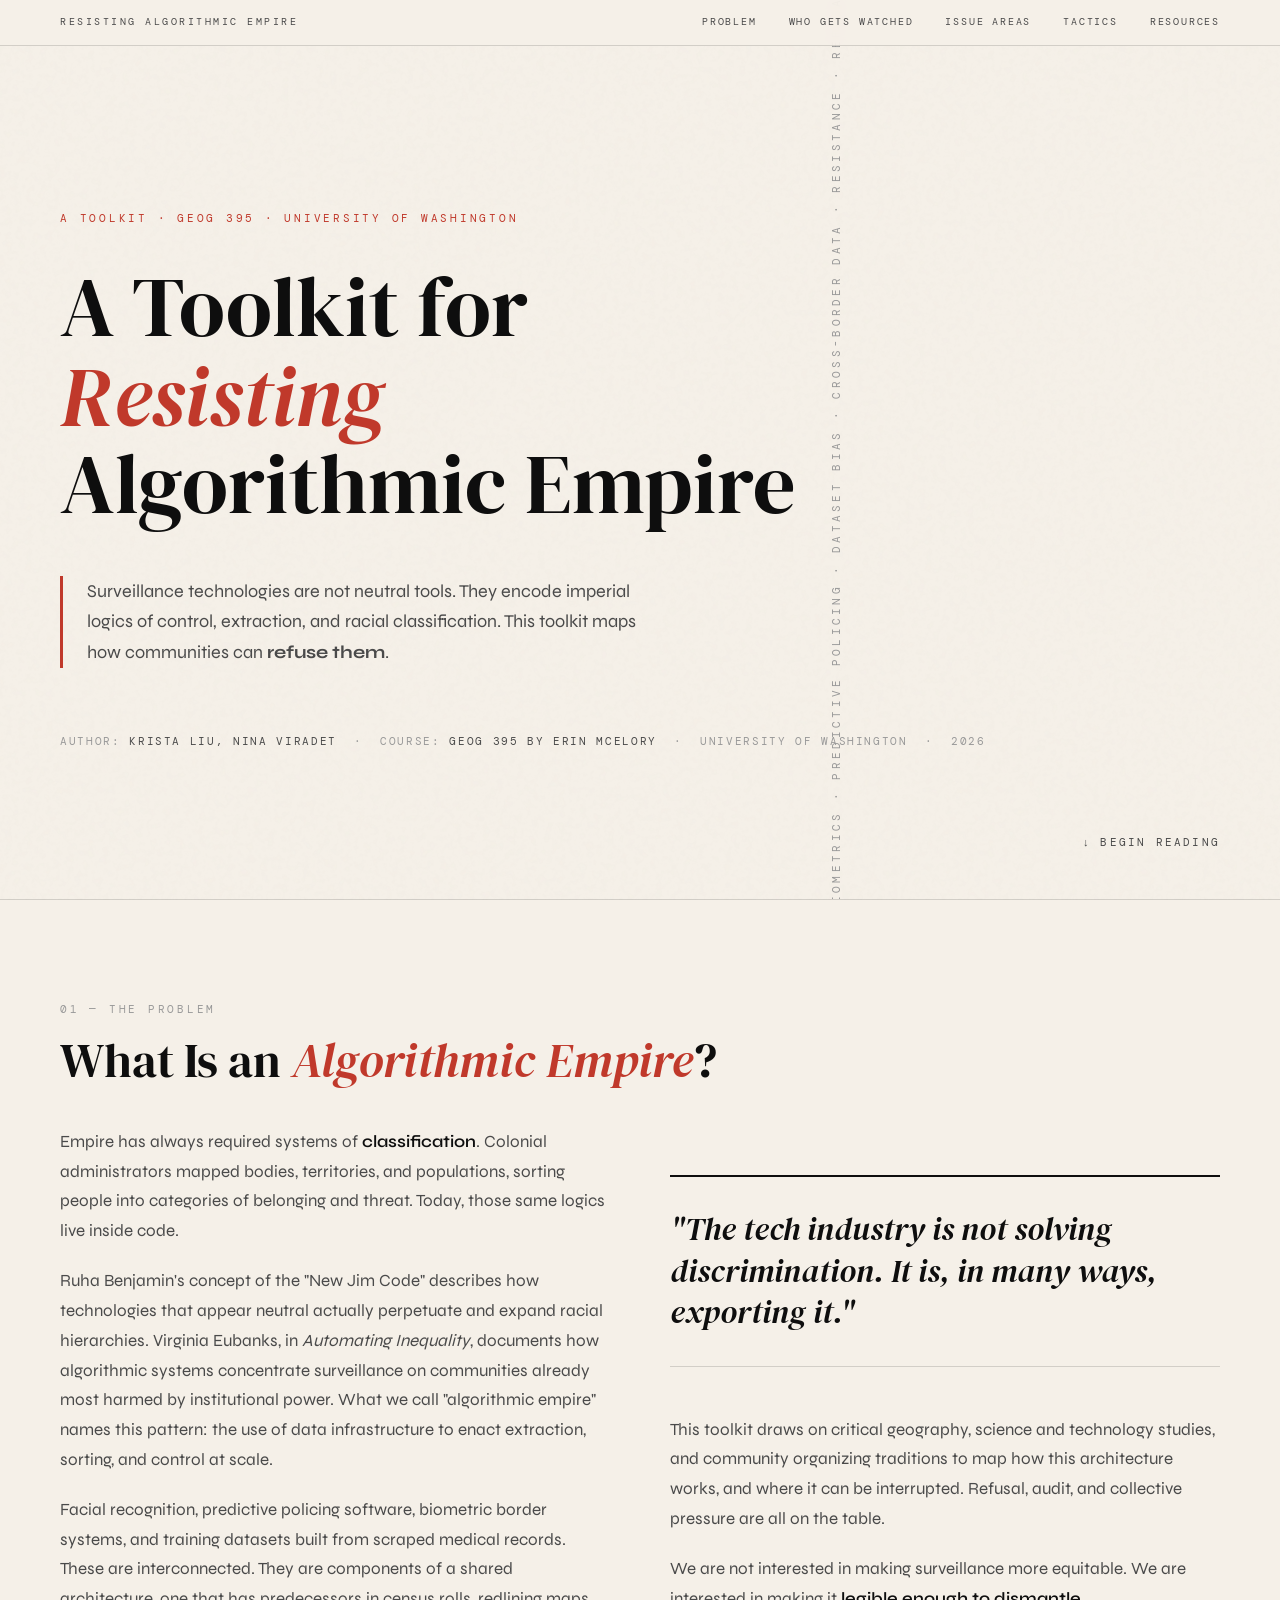
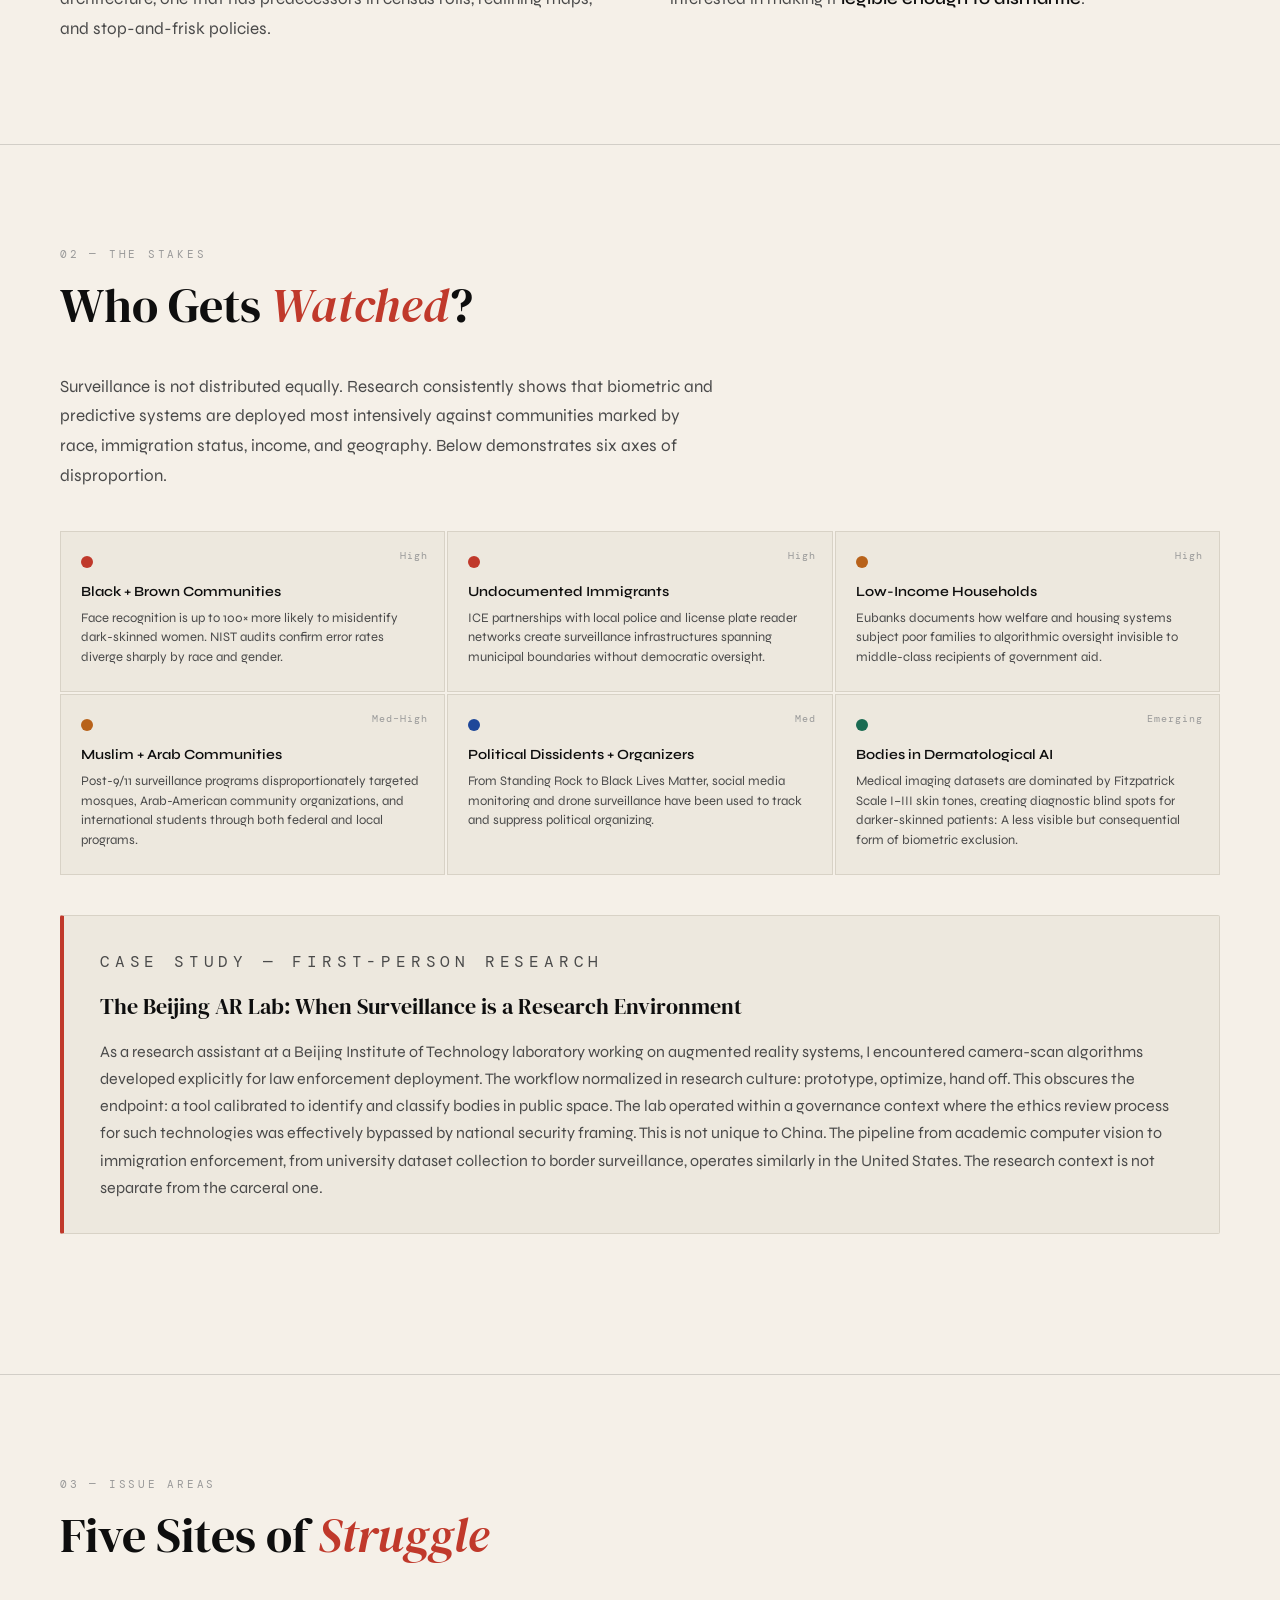
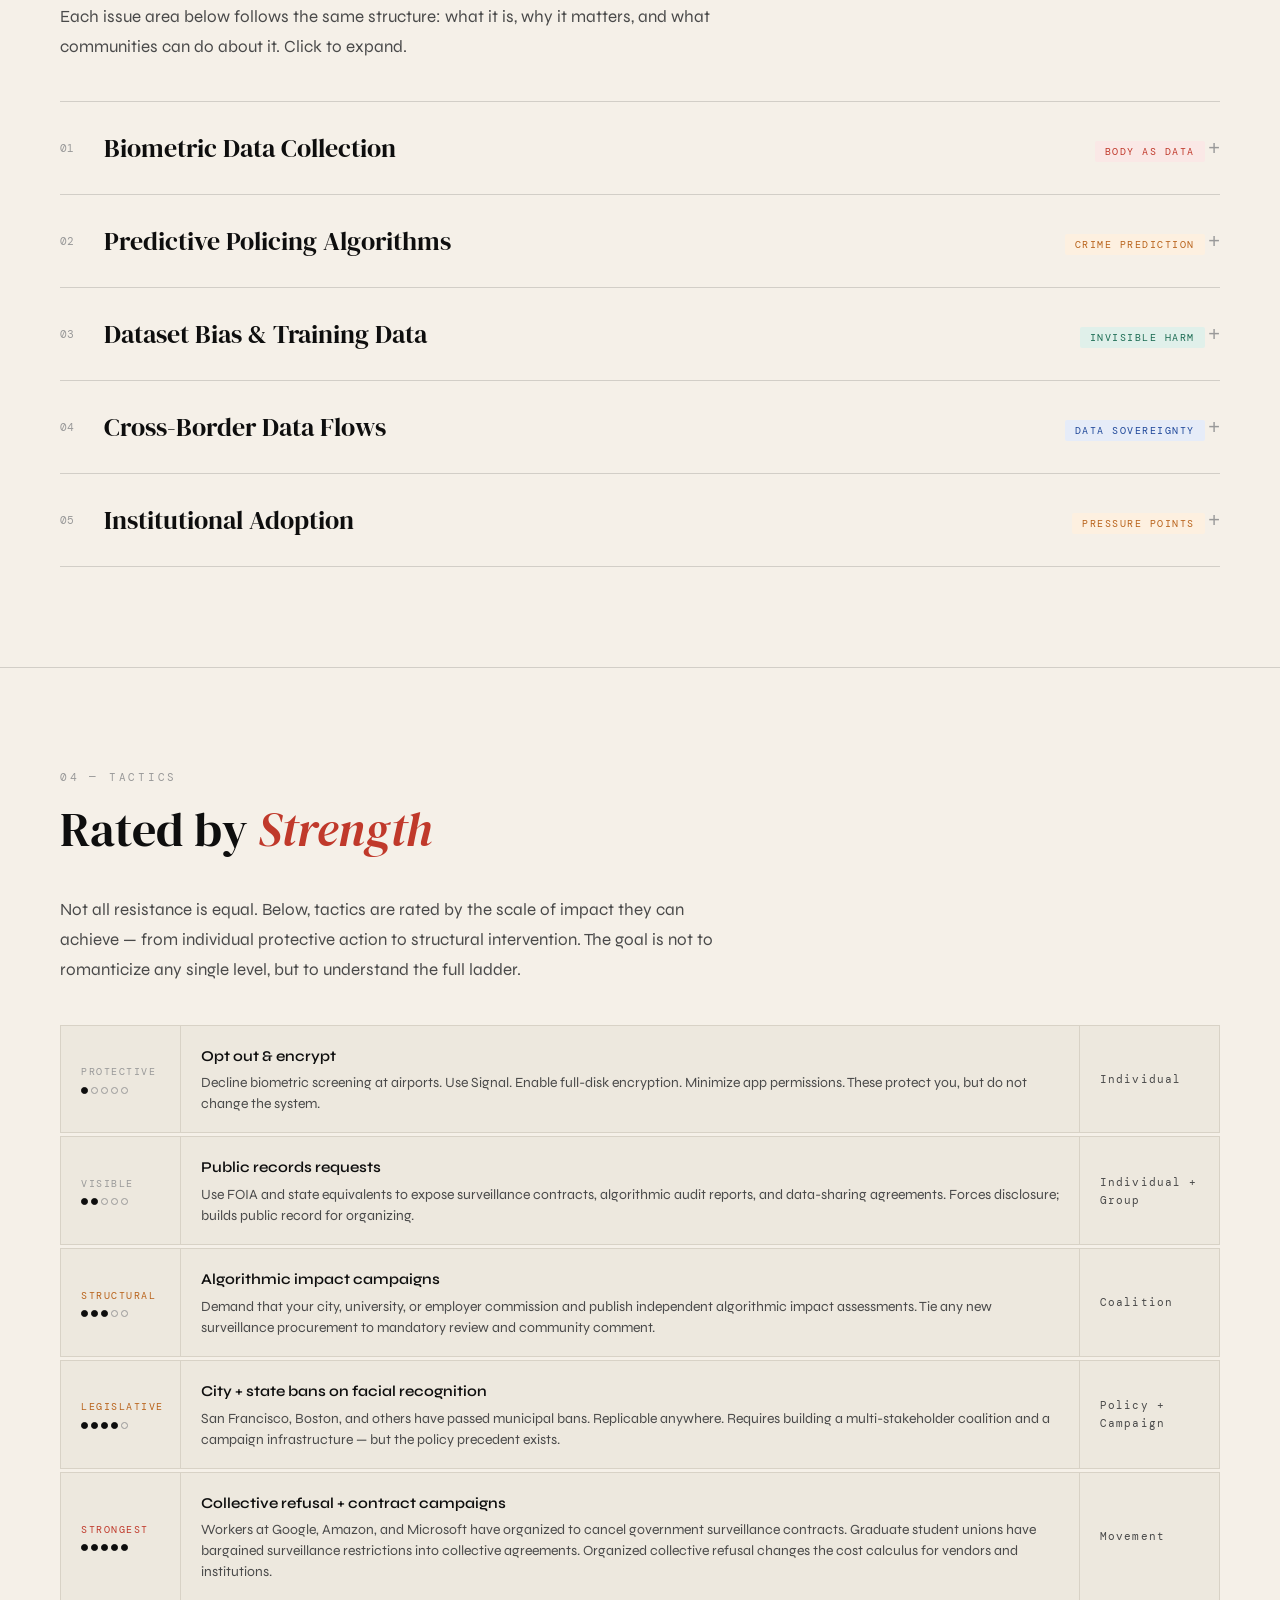
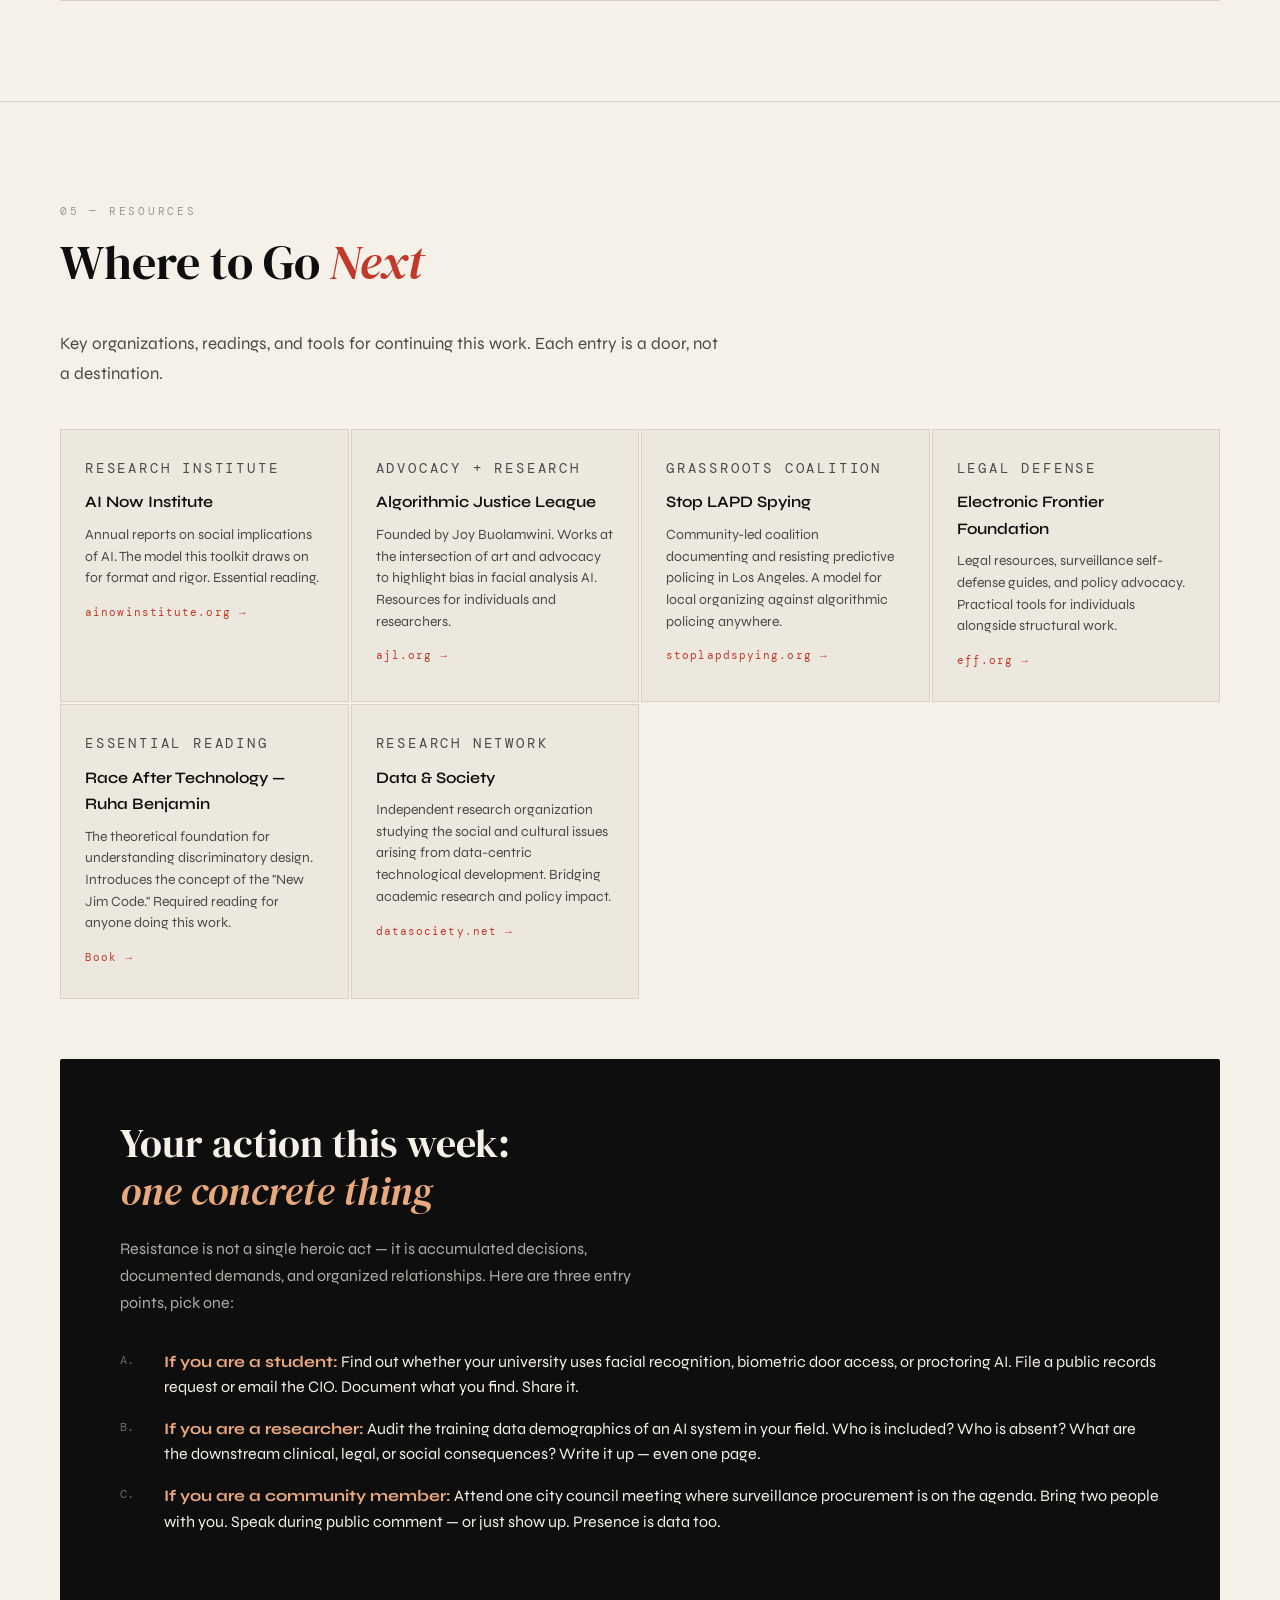
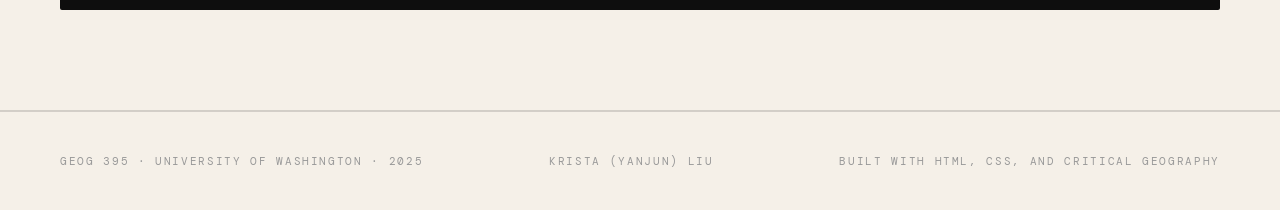
<file: index.html>
<!DOCTYPE html>
<html lang="en">
<head>
  <meta charset="UTF-8">
  <meta name="viewport" content="width=device-width, initial-scale=1.0">
  <title>A Toolkit for Resisting Algorithmic Empire</title>
  <link rel="preconnect" href="https://fonts.googleapis.com">
  <link rel="preconnect" href="https://fonts.gstatic.com" crossorigin>
  <link href="https://fonts.googleapis.com/css2?family=DM+Serif+Display:ital@0;1&family=DM+Mono:wght@400;500&family=Syne:wght@400;600;700&display=swap" rel="stylesheet">
  <link rel="stylesheet" href="styles.css">
</head>
<body>

<!-- TOP NAV -->
<nav class="topbar" aria-label="Site navigation">
  <span class="topbar-logo">Resisting Algorithmic Empire</span>
  <div class="topbar-links">
    <a href="#problem">Problem</a>
    <a href="#who">Who Gets Watched</a>
    <a href="#issues">Issue Areas</a>
    <a href="#tactics">Tactics</a>
    <a href="#resources">Resources</a>
  </div>
</nav>

<!-- HERO -->
<section class="hero">
  <p class="hero-eyebrow">A Toolkit · GEOG 395 · University of Washington</p>
  <h1>A Toolkit for<br><em>Resisting</em><br>Algorithmic Empire</h1>
  <p class="hero-thesis">
    Surveillance technologies are not neutral tools. They encode imperial logics of control, extraction, and racial classification. This toolkit maps how communities can <strong>refuse them</strong>.
  </p>
  <p class="hero-meta">
    Author: <span>Krista Liu, Nina Viradet </span> &nbsp;·&nbsp; Course: <span>GEOG 395 by Erin McElory</span> &nbsp;·&nbsp; University of Washington &nbsp;·&nbsp; 2026
  </p>
  <nav class="hero-nav" aria-label="Page navigation">
    <a href="#problem">↓ Begin Reading</a>
  </nav>
  <span class="hero-bg-text" aria-hidden="true">biometrics · predictive policing · dataset bias · cross-border data · resistance · refusal</span>
</section>

<!-- SECTION 1: THE PROBLEM -->
<section class="section" id="problem">
  <p class="section-num fade-in">01 — The Problem</p>
  <h2 class="fade-in">What Is an <em>Algorithmic Empire</em>?</h2>
  <div class="two-col">
    <div class="prose fade-in">
      <p>
        Empire has always required systems of <strong>classification</strong>. Colonial administrators mapped bodies, territories, and populations, sorting people into categories of belonging and threat. Today, those same logics live inside code.
      </p>
      <p>
        Ruha Benjamin's concept of the "New Jim Code" describes how technologies that appear neutral actually perpetuate and expand racial hierarchies. Virginia Eubanks, in <em>Automating Inequality</em>, documents how algorithmic systems concentrate surveillance on communities already most harmed by institutional power. What we call "algorithmic empire" names this pattern: the use of data infrastructure to enact extraction, sorting, and control at scale.
      </p>
      <p>
        Facial recognition, predictive policing software, biometric border systems, and training datasets built from scraped medical records. These are interconnected. They are components of a shared architecture, one that has predecessors in census rolls, redlining maps, and stop-and-frisk policies.
      </p>
    </div>
    <div class="fade-in">
      <blockquote class="pull-quote">
        "The tech industry is not solving discrimination. It is, in many ways, exporting it."
      </blockquote>
      <div class="prose">
        <p>
          This toolkit draws on critical geography, science and technology studies, and community organizing traditions to map how this architecture works, and where it can be interrupted. Refusal, audit, and collective pressure are all on the table.
        </p>
        <p>
          We are not interested in making surveillance more equitable. We are interested in making it <strong>legible enough to dismantle</strong>.
        </p>
      </div>
    </div>
  </div>
</section>

<!-- SECTION 2: WHO GETS WATCHED -->
<section class="section" id="who">
  <p class="section-num fade-in">02 — The Stakes</p>
  <h2 class="fade-in">Who Gets <em>Watched</em>?</h2>
  <div class="prose fade-in">
    <p>
      Surveillance is not distributed equally. Research consistently shows that biometric and predictive systems are deployed most intensively against communities marked by race, immigration status, income, and geography. Below demonstrates six axes of disproportion.
    </p>
  </div>

  <div class="watch-grid fade-in">
    <div class="watch-cell">
      <div class="dot dot-red"></div>
      <span class="intensity">High</span>
      <h4>Black + Brown Communities</h4>
      <p>Face recognition is up to 100× more likely to misidentify dark-skinned women. NIST audits confirm error rates diverge sharply by race and gender.</p>
    </div>
    <div class="watch-cell">
      <div class="dot dot-red"></div>
      <span class="intensity">High</span>
      <h4>Undocumented Immigrants</h4>
      <p>ICE partnerships with local police and license plate reader networks create surveillance infrastructures spanning municipal boundaries without democratic oversight.</p>
    </div>
    <div class="watch-cell">
      <div class="dot dot-amber"></div>
      <span class="intensity">High</span>
      <h4>Low-Income Households</h4>
      <p>Eubanks documents how welfare and housing systems subject poor families to algorithmic oversight invisible to middle-class recipients of government aid.</p>
    </div>
    <div class="watch-cell">
      <div class="dot dot-amber"></div>
      <span class="intensity">Med–High</span>
      <h4>Muslim + Arab Communities</h4>
      <p>Post-9/11 surveillance programs disproportionately targeted mosques, Arab-American community organizations, and international students through both federal and local programs.</p>
    </div>
    <div class="watch-cell">
      <div class="dot dot-blue"></div>
      <span class="intensity">Med</span>
      <h4>Political Dissidents + Organizers</h4>
      <p>From Standing Rock to Black Lives Matter, social media monitoring and drone surveillance have been used to track and suppress political organizing.</p>
    </div>
    <div class="watch-cell">
      <div class="dot dot-teal"></div>
      <span class="intensity">Emerging</span>
      <h4>Bodies in Dermatological AI</h4>
      <p>Medical imaging datasets are dominated by Fitzpatrick Scale I–III skin tones, creating diagnostic blind spots for darker-skinned patients: A less visible but consequential form of biometric exclusion.</p>
    </div>
  </div>

  <div class="case-study fade-in">
    <p class="case-study-label">Case Study — First-Person Research</p>
    <h3>The Beijing AR Lab: When Surveillance is a Research Environment</h3>
    <p>
      As a research assistant at a Beijing Institute of Technology laboratory working on augmented reality systems, I encountered camera-scan algorithms developed explicitly for law enforcement deployment. The workflow normalized in research culture: prototype, optimize, hand off. This obscures the endpoint: a tool calibrated to identify and classify bodies in public space. The lab operated within a governance context where the ethics review process for such technologies was effectively bypassed by national security framing. This is not unique to China. The pipeline from academic computer vision to immigration enforcement, from university dataset collection to border surveillance, operates similarly in the United States. The research context is not separate from the carceral one.
    </p>
  </div>
</section>

<!-- SECTION 3: ISSUE AREAS -->
<section class="section" id="issues">
  <p class="section-num fade-in">03 — Issue Areas</p>
  <h2 class="fade-in">Five Sites of <em>Struggle</em></h2>
  <div class="prose fade-in">
    <p>Each issue area below follows the same structure: what it is, why it matters, and what communities can do about it. Click to expand.</p>
  </div>

  <div class="issue-list fade-in" id="issueList">

    <div class="issue-item" id="issue-1">
      <button class="issue-trigger" onclick="toggleIssue('issue-1')" aria-expanded="false">
        <div class="issue-trigger-left">
          <span class="issue-num">01</span>
          <span class="issue-title">Biometric Data Collection</span>
        </div>
        <div class="issue-trigger-right">
          <span class="issue-tag tag-red">Body as Data</span>
          <span class="issue-arrow" aria-hidden="true">+</span>
        </div>
      </button>
      <div class="issue-body" id="issue-1-body">
        <div class="issue-body-inner">
          <div class="issue-card">
            <p class="issue-card-label">What It Is</p>
            <h4>Automated collection of physiological identifiers</h4>
            <p>Facial geometry, gait, iris scans, and voiceprints are captured by cameras in airports, stadiums, transit hubs, schools, and workplaces — often without explicit consent or visible signage.</p>
          </div>
          <div class="issue-card">
            <p class="issue-card-label">Why It Matters</p>
            <h4>Bodies become permanent searchable records</h4>
            <p>Unlike passwords, biometric data cannot be changed. Once extracted and stored, it can be queried, sold, or subpoenaed indefinitely. Error rates compound the harm: false matches create legal jeopardy for the innocent.</p>
          </div>
          <div class="issue-card">
            <p class="issue-card-label">What You Can Do</p>
            <h4>Refuse, opt out, organize</h4>
            <p>Opt out of biometric screening at airports (your legal right in the U.S.). Demand your school or employer publish a biometric data inventory. Support local legislation like the Illinois BIPA or state-level bans on facial recognition in public housing.</p>
          </div>
        </div>
      </div>
    </div>

    <div class="issue-item" id="issue-2">
      <button class="issue-trigger" onclick="toggleIssue('issue-2')" aria-expanded="false">
        <div class="issue-trigger-left">
          <span class="issue-num">02</span>
          <span class="issue-title">Predictive Policing Algorithms</span>
        </div>
        <div class="issue-trigger-right">
          <span class="issue-tag tag-amber">Crime Prediction</span>
          <span class="issue-arrow" aria-hidden="true">+</span>
        </div>
      </button>
      <div class="issue-body" id="issue-2-body">
        <div class="issue-body-inner">
          <div class="issue-card">
            <p class="issue-card-label">What It Is</p>
            <h4>Algorithms that forecast crime and criminality</h4>
            <p>Systems like PredPol, ShotSpotter, and COMPAS use historical arrest data and geographic information to direct police attention or recommend sentences — encoded in a veneer of technical objectivity.</p>
          </div>
          <div class="issue-card">
            <p class="issue-card-label">Why It Matters</p>
            <h4>Bias is laundered as math</h4>
            <p>Historical arrest data reflects historical over-policing of Black and Brown communities. Feeding that data into a model amplifies past discrimination and presents it as neutral prediction. The algorithm does not predict crime — it predicts where police will find crime if they look for it.</p>
          </div>
          <div class="issue-card">
            <p class="issue-card-label">What You Can Do</p>
            <h4>Demand algorithmic audits</h4>
            <p>Join or support campaigns like Stop LAPD Spying or Mijente's #NoTechForICE. File public records requests for your city's predictive policing contracts. Demand that city councils require independent algorithmic impact assessments before any new tool deployment.</p>
          </div>
        </div>
      </div>
    </div>

    <div class="issue-item" id="issue-3">
      <button class="issue-trigger" onclick="toggleIssue('issue-3')" aria-expanded="false">
        <div class="issue-trigger-left">
          <span class="issue-num">03</span>
          <span class="issue-title">Dataset Bias &amp; Training Data</span>
        </div>
        <div class="issue-trigger-right">
          <span class="issue-tag tag-teal">Invisible Harm</span>
          <span class="issue-arrow" aria-hidden="true">+</span>
        </div>
      </button>
      <div class="issue-body" id="issue-3-body">
        <div class="issue-body-inner">
          <div class="issue-card">
            <p class="issue-card-label">What It Is</p>
            <h4>Skewed training data shapes who AI can "see"</h4>
            <p>AI systems learn from datasets. When those datasets are racially homogeneous — as most dermatological, medical imaging, and face recognition training sets are — the resulting models perform worse on excluded populations.</p>
          </div>
          <div class="issue-card">
            <p class="issue-card-label">Why It Matters — SkinGraph</p>
            <h4>Diagnostic AI has a skin tone problem</h4>
            <p>Dermatological AI datasets overwhelmingly represent Fitzpatrick Scale I–III (lighter skin tones). SkinGraph is a knowledge graph project mapping these representation gaps — surfacing not only which conditions are under-represented, but which bodies are structurally excluded from the AI diagnostic pipeline.</p>
          </div>
          <div class="issue-card">
            <p class="issue-card-label">What You Can Do</p>
            <h4>Audit, contribute, demand transparency</h4>
            <p>Support organizations building inclusive datasets. Demand that hospitals and health systems publishing AI tools disclose training data demographics. Ask your dermatologist or insurer what AI-assisted tools they use — and what their performance looks like across skin tones.</p>
          </div>
        </div>
      </div>
    </div>

    <div class="issue-item" id="issue-4">
      <button class="issue-trigger" onclick="toggleIssue('issue-4')" aria-expanded="false">
        <div class="issue-trigger-left">
          <span class="issue-num">04</span>
          <span class="issue-title">Cross-Border Data Flows</span>
        </div>
        <div class="issue-trigger-right">
          <span class="issue-tag tag-blue">Data Sovereignty</span>
          <span class="issue-arrow" aria-hidden="true">+</span>
        </div>
      </button>
      <div class="issue-body" id="issue-4-body">
        <div class="issue-body-inner">
          <div class="issue-card">
            <p class="issue-card-label">What It Is</p>
            <h4>Your data lives outside your jurisdiction</h4>
            <p>Cloud infrastructure, app data, and biometric records routinely cross national borders — landing in jurisdictions with weaker privacy protections, or with government access requirements that override user agreements.</p>
          </div>
          <div class="issue-card">
            <p class="issue-card-label">Why It Matters</p>
            <h4>Diaspora communities face compounded risk</h4>
            <p>For people living between two or more state jurisdictions — immigrants, dual citizens, transnational workers — data collected by one government may be accessible to another through data-sharing agreements, surveillance partnerships, or legal compulsion. This is not hypothetical: Customs and Border Protection has accessed commercial data brokers without warrants.</p>
          </div>
          <div class="issue-card">
            <p class="issue-card-label">What You Can Do</p>
            <h4>Practice data minimalism; support policy</h4>
            <p>Use encrypted messaging (Signal). Audit which apps have access to your location and contacts. Support legislation requiring data localization or cross-border data transfer restrictions. Advocate for Indigenous data sovereignty frameworks — models like CARE and OCAP that assert community control over population data.</p>
          </div>
        </div>
      </div>
    </div>

    <div class="issue-item" id="issue-5">
      <button class="issue-trigger" onclick="toggleIssue('issue-5')" aria-expanded="false">
        <div class="issue-trigger-left">
          <span class="issue-num">05</span>
          <span class="issue-title">Institutional Adoption</span>
        </div>
        <div class="issue-trigger-right">
          <span class="issue-tag tag-amber">Pressure Points</span>
          <span class="issue-arrow" aria-hidden="true">+</span>
        </div>
      </button>
      <div class="issue-body" id="issue-5-body">
        <div class="issue-body-inner">
          <div class="issue-card">
            <p class="issue-card-label">What It Is</p>
            <h4>Universities, employers, and landlords buy surveillance</h4>
            <p>Facial recognition is being installed in residence halls, workplaces, and schools under the guise of security and efficiency. Procurement decisions are rarely subject to democratic input or transparency requirements.</p>
          </div>
          <div class="issue-card">
            <p class="issue-card-label">Why It Matters</p>
            <h4>Consent is manufactured, not given</h4>
            <p>When your university deploys biometric door access "for your convenience," declining it means losing access to your own building. Coerced consent is not consent. Institutional deployment also normalizes surveillance for the next generation — acclimating people to monitoring as a condition of belonging.</p>
          </div>
          <div class="issue-card">
            <p class="issue-card-label">What You Can Do</p>
            <h4>Organize, demand, walkout</h4>
            <p>Form a student or worker privacy coalition. File public records requests on surveillance contracts. Demand that your institution adopt an AI procurement policy requiring independent civil liberties review. Use graduate student union bargaining to include surveillance restrictions in contracts. If refused: organize collective refusal.</p>
          </div>
        </div>
      </div>
    </div>

  </div>
</section>

<!-- SECTION 4: TACTICS -->
<section class="section" id="tactics">
  <p class="section-num fade-in">04 — Tactics</p>
  <h2 class="fade-in">Rated by <em>Strength</em></h2>
  <div class="prose fade-in">
    <p>Not all resistance is equal. Below, tactics are rated by the scale of impact they can achieve — from individual protective action to structural intervention. The goal is not to romanticize any single level, but to understand the full ladder.</p>
  </div>

  <div class="tactics-grid fade-in">

    <div class="tactic-row">
      <div class="tactic-level">
        <span class="tactic-level-label" style="color: var(--ink-faint);">Protective</span>
        <div class="tactic-level-dots">
          <div class="tactic-dot filled"></div>
          <div class="tactic-dot"></div>
          <div class="tactic-dot"></div>
          <div class="tactic-dot"></div>
          <div class="tactic-dot"></div>
        </div>
      </div>
      <div class="tactic-main">
        <h4>Opt out &amp; encrypt</h4>
        <p>Decline biometric screening at airports. Use Signal. Enable full-disk encryption. Minimize app permissions. These protect you, but do not change the system.</p>
      </div>
      <div class="tactic-scope"><span>Individual</span></div>
    </div>

    <div class="tactic-row">
      <div class="tactic-level">
        <span class="tactic-level-label" style="color: var(--ink-faint);">Visible</span>
        <div class="tactic-level-dots">
          <div class="tactic-dot filled"></div>
          <div class="tactic-dot filled"></div>
          <div class="tactic-dot"></div>
          <div class="tactic-dot"></div>
          <div class="tactic-dot"></div>
        </div>
      </div>
      <div class="tactic-main">
        <h4>Public records requests</h4>
        <p>Use FOIA and state equivalents to expose surveillance contracts, algorithmic audit reports, and data-sharing agreements. Forces disclosure; builds public record for organizing.</p>
      </div>
      <div class="tactic-scope"><span>Individual + Group</span></div>
    </div>

    <div class="tactic-row">
      <div class="tactic-level">
        <span class="tactic-level-label" style="color: var(--amber);">Structural</span>
        <div class="tactic-level-dots">
          <div class="tactic-dot filled"></div>
          <div class="tactic-dot filled"></div>
          <div class="tactic-dot filled"></div>
          <div class="tactic-dot"></div>
          <div class="tactic-dot"></div>
        </div>
      </div>
      <div class="tactic-main">
        <h4>Algorithmic impact campaigns</h4>
        <p>Demand that your city, university, or employer commission and publish independent algorithmic impact assessments. Tie any new surveillance procurement to mandatory review and community comment.</p>
      </div>
      <div class="tactic-scope"><span>Coalition</span></div>
    </div>

    <div class="tactic-row">
      <div class="tactic-level">
        <span class="tactic-level-label" style="color: var(--amber);">Legislative</span>
        <div class="tactic-level-dots">
          <div class="tactic-dot filled"></div>
          <div class="tactic-dot filled"></div>
          <div class="tactic-dot filled"></div>
          <div class="tactic-dot filled"></div>
          <div class="tactic-dot"></div>
        </div>
      </div>
      <div class="tactic-main">
        <h4>City + state bans on facial recognition</h4>
        <p>San Francisco, Boston, and others have passed municipal bans. Replicable anywhere. Requires building a multi-stakeholder coalition and a campaign infrastructure — but the policy precedent exists.</p>
      </div>
      <div class="tactic-scope"><span>Policy + Campaign</span></div>
    </div>

    <div class="tactic-row">
      <div class="tactic-level">
        <span class="tactic-level-label" style="color: var(--red);">Strongest</span>
        <div class="tactic-level-dots">
          <div class="tactic-dot filled"></div>
          <div class="tactic-dot filled"></div>
          <div class="tactic-dot filled"></div>
          <div class="tactic-dot filled"></div>
          <div class="tactic-dot filled"></div>
        </div>
      </div>
      <div class="tactic-main">
        <h4>Collective refusal + contract campaigns</h4>
        <p>Workers at Google, Amazon, and Microsoft have organized to cancel government surveillance contracts. Graduate student unions have bargained surveillance restrictions into collective agreements. Organized collective refusal changes the cost calculus for vendors and institutions.</p>
      </div>
      <div class="tactic-scope"><span>Movement</span></div>
    </div>

  </div>
</section>

<!-- SECTION 5: RESOURCES -->
<section class="section" id="resources">
  <p class="section-num fade-in">05 — Resources</p>
  <h2 class="fade-in">Where to Go <em>Next</em></h2>
  <div class="prose fade-in">
    <p>Key organizations, readings, and tools for continuing this work. Each entry is a door, not a destination.</p>
  </div>

  <div class="resource-list fade-in">
    <a class="resource-card" href="https://ainowinstitute.org" target="_blank" rel="noopener">
      <p class="resource-card-type">Research Institute</p>
      <h4>AI Now Institute</h4>
      <p>Annual reports on social implications of AI. The model this toolkit draws on for format and rigor. Essential reading.</p>
      <span class="arrow">ainowinstitute.org →</span>
    </a>
    <a class="resource-card" href="https://www.ajl.org/" target="_blank" rel="noopener">
      <p class="resource-card-type">Advocacy + Research</p>
      <h4>Algorithmic Justice League</h4>
      <p>Founded by Joy Buolamwini. Works at the intersection of art and advocacy to highlight bias in facial analysis AI. Resources for individuals and researchers.</p>
      <span class="arrow">ajl.org →</span>
    </a>
    <a class="resource-card" href="https://stoplapdspying.org" target="_blank" rel="noopener">
      <p class="resource-card-type">Grassroots Coalition</p>
      <h4>Stop LAPD Spying</h4>
      <p>Community-led coalition documenting and resisting predictive policing in Los Angeles. A model for local organizing against algorithmic policing anywhere.</p>
      <span class="arrow">stoplapdspying.org →</span>
    </a>
    <a class="resource-card" href="https://www.eff.org/issues/surveillance" target="_blank" rel="noopener">
      <p class="resource-card-type">Legal Defense</p>
      <h4>Electronic Frontier Foundation</h4>
      <p>Legal resources, surveillance self-defense guides, and policy advocacy. Practical tools for individuals alongside structural work.</p>
      <span class="arrow">eff.org →</span>
    </a>
    <a class="resource-card" href="https://www.ruhabenjamin.com/race-after-technology" target="_blank" rel="noopener">
      <p class="resource-card-type">Essential Reading</p>
      <h4>Race After Technology — Ruha Benjamin</h4>
      <p>The theoretical foundation for understanding discriminatory design. Introduces the concept of the "New Jim Code." Required reading for anyone doing this work.</p>
      <span class="arrow">Book →</span>
    </a>
    <a class="resource-card" href="https://datasociety.net" target="_blank" rel="noopener">
      <p class="resource-card-type">Research Network</p>
      <h4>Data &amp; Society</h4>
      <p>Independent research organization studying the social and cultural issues arising from data-centric technological development. Bridging academic research and policy impact.</p>
      <span class="arrow">datasociety.net →</span>
    </a>
  </div>

  <div class="cta-box fade-in">
    <h3>Your action this week:<br><em>one concrete thing</em></h3>
    <p>Resistance is not a single heroic act — it is accumulated decisions, documented demands, and organized relationships. Here are three entry points, pick one:</p>
    <div class="cta-step">
      <span class="cta-step-num">A.</span>
      <span class="cta-step-text"><strong>If you are a student:</strong> Find out whether your university uses facial recognition, biometric door access, or proctoring AI. File a public records request or email the CIO. Document what you find. Share it.</span>
    </div>
    <div class="cta-step">
      <span class="cta-step-num">B.</span>
      <span class="cta-step-text"><strong>If you are a researcher:</strong> Audit the training data demographics of an AI system in your field. Who is included? Who is absent? What are the downstream clinical, legal, or social consequences? Write it up — even one page.</span>
    </div>
    <div class="cta-step">
      <span class="cta-step-num">C.</span>
      <span class="cta-step-text"><strong>If you are a community member:</strong> Attend one city council meeting where surveillance procurement is on the agenda. Bring two people with you. Speak during public comment — or just show up. Presence is data too.</span>
    </div>
  </div>
</section>

<!-- FOOTER -->
<footer>
  <p>GEOG 395 · University of Washington · 2025</p>
  <p>Krista (Yanjun) Liu</p>
  <p>Built with HTML, CSS, and critical geography</p>
</footer>

<script src="main.js"></script>
</body>
</html>
</file>
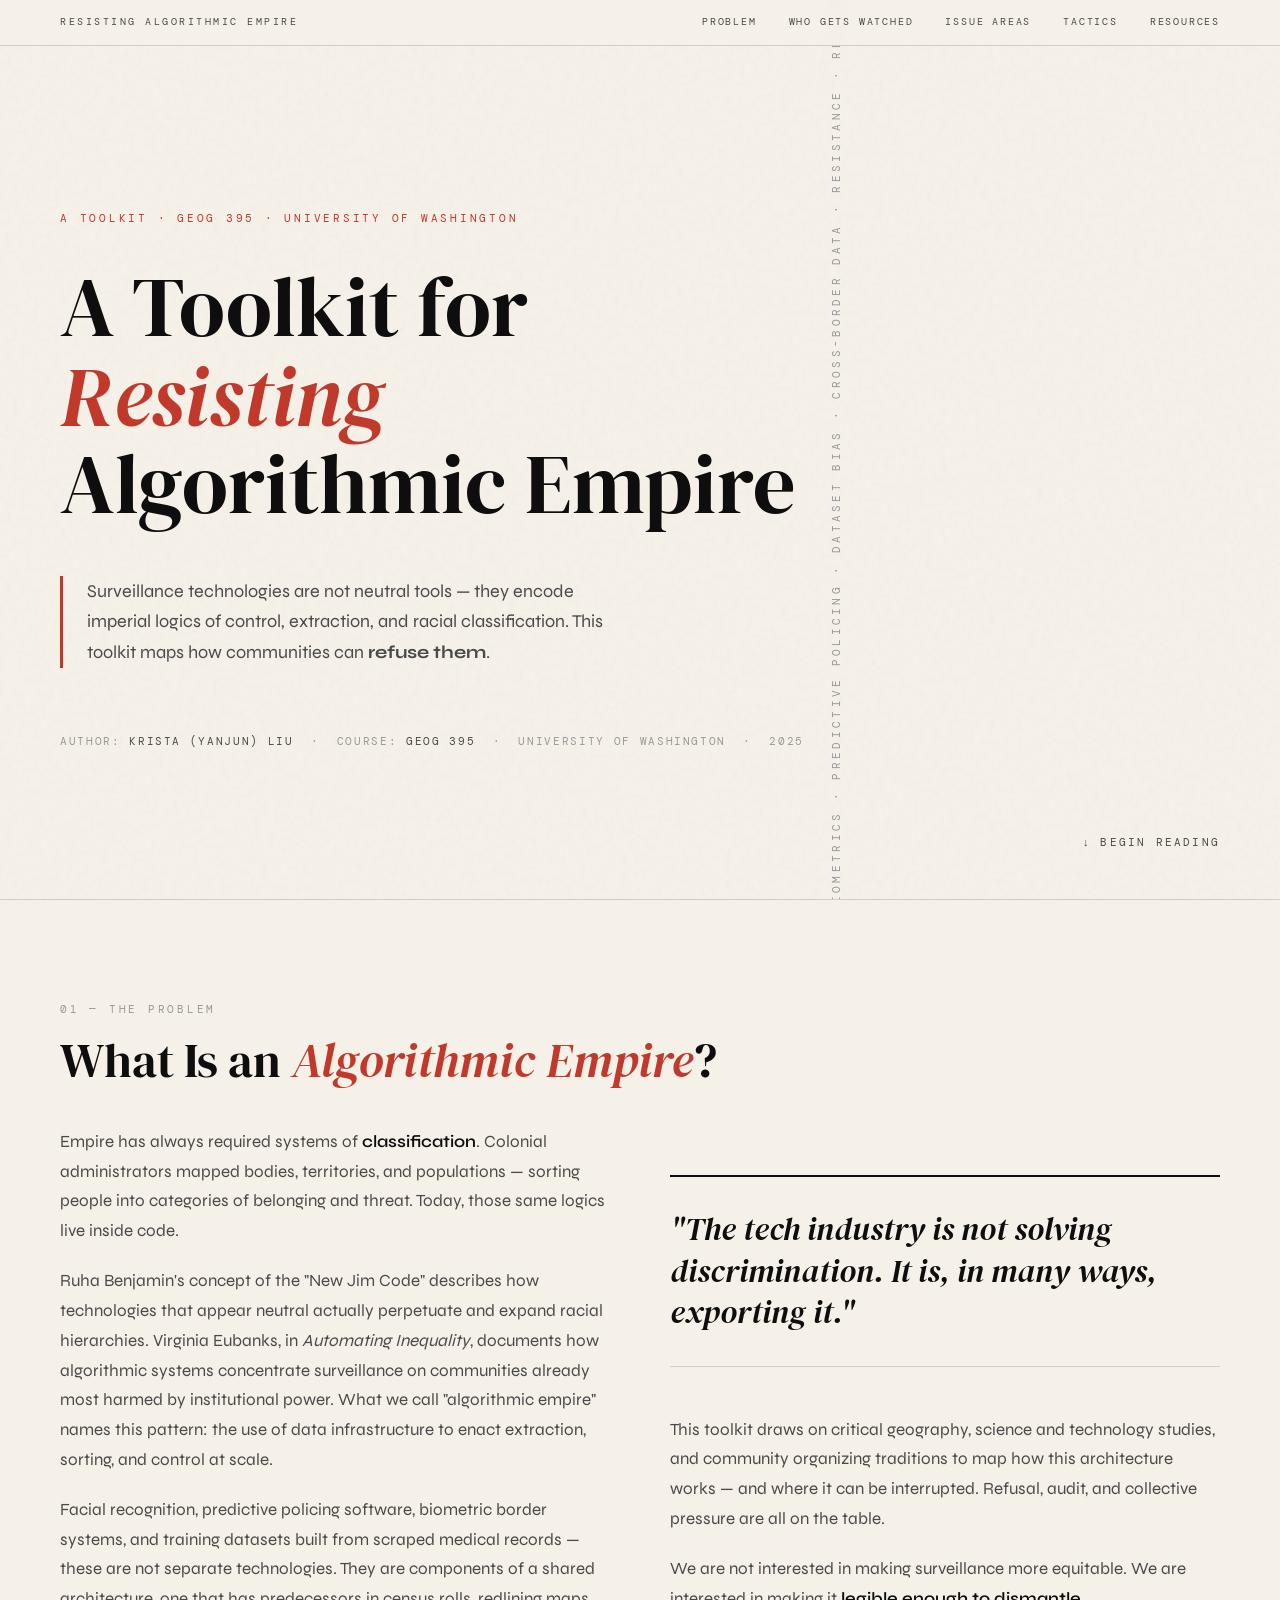
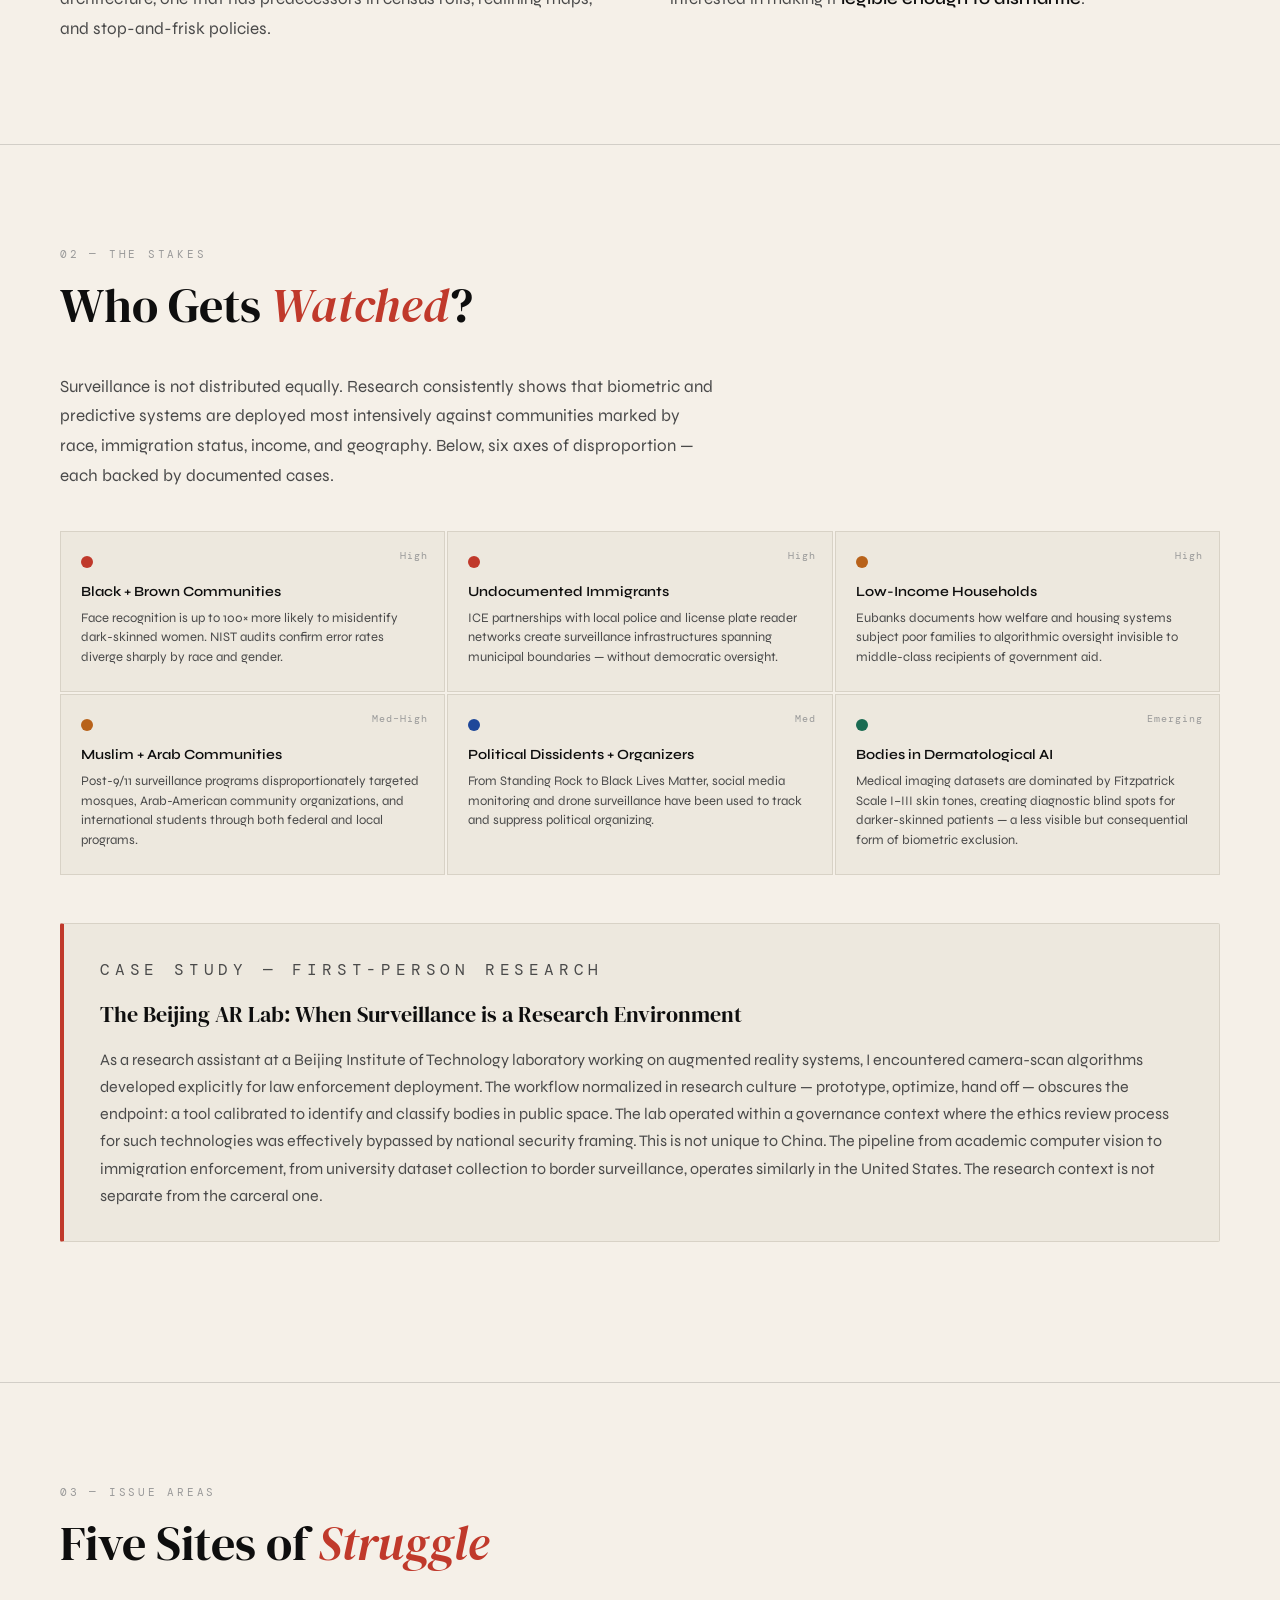
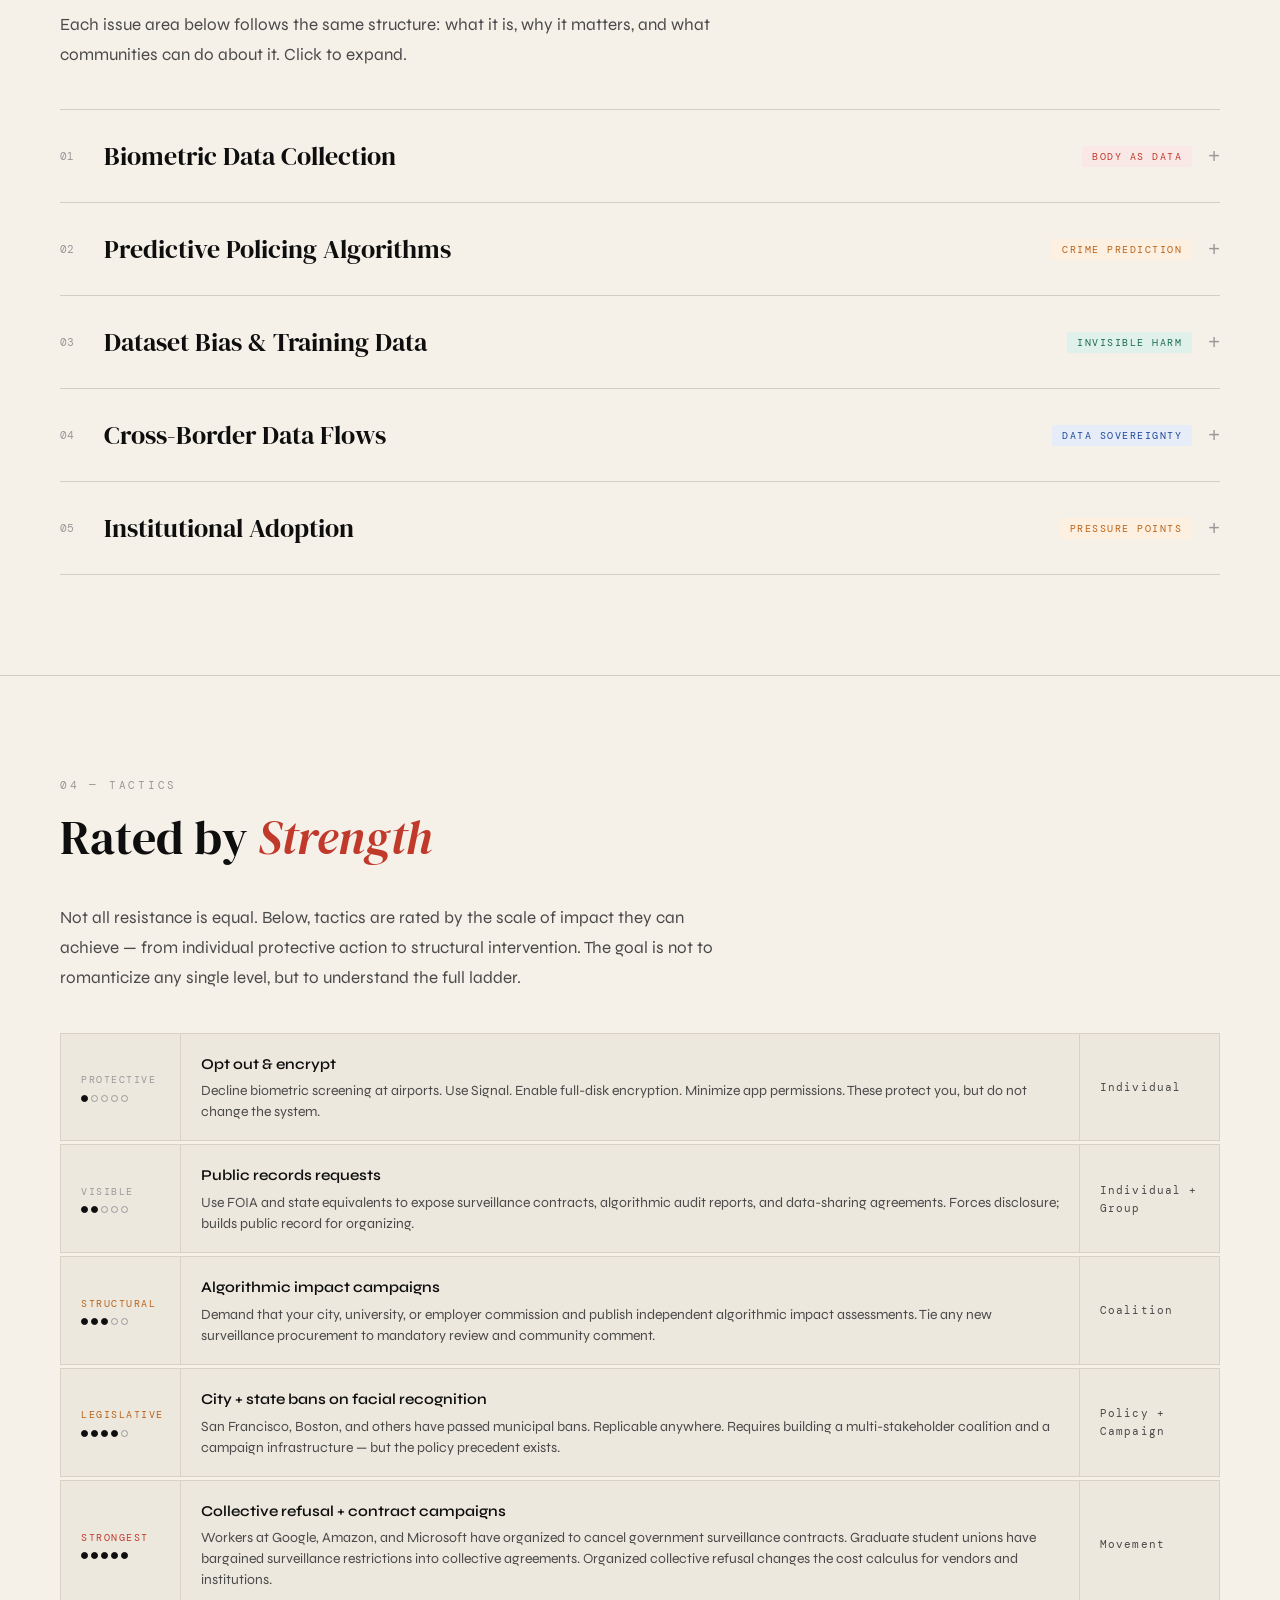
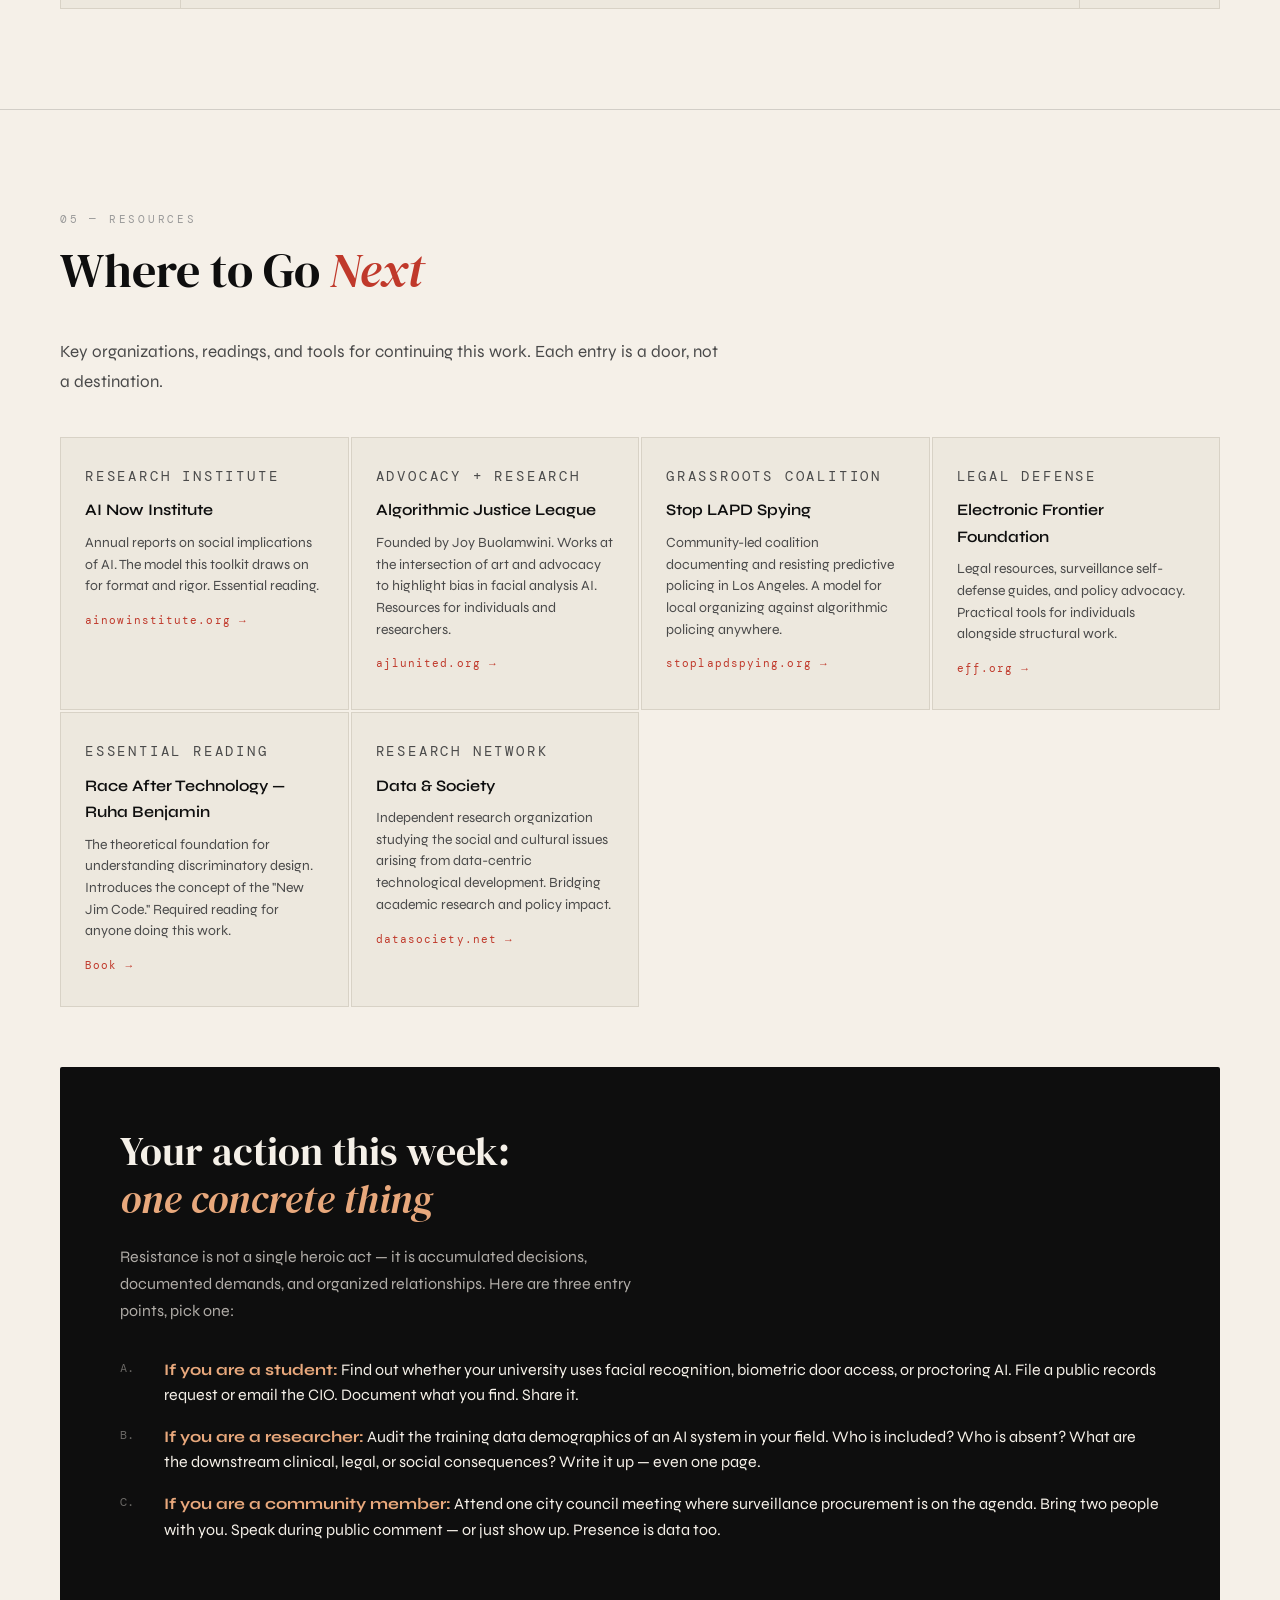
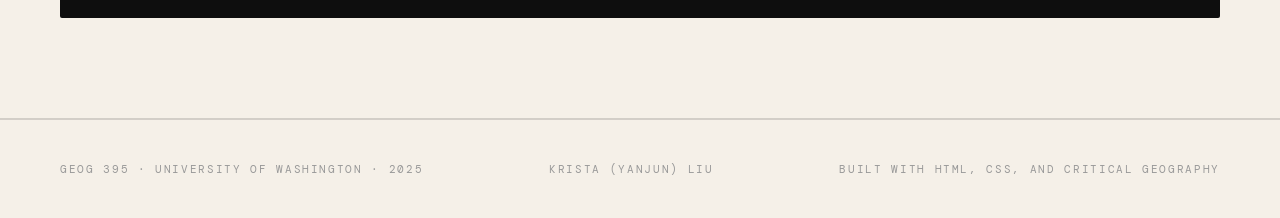
<file: algorithmic_empire_toolkit.html>
<!DOCTYPE html>
<html lang="en">
<head>
<meta charset="UTF-8">
<meta name="viewport" content="width=device-width, initial-scale=1.0">
<title>A Toolkit for Resisting Algorithmic Empire</title>
<link rel="preconnect" href="https://fonts.googleapis.com">
<link rel="preconnect" href="https://fonts.gstatic.com" crossorigin>
<link href="https://fonts.googleapis.com/css2?family=DM+Serif+Display:ital@0;1&family=DM+Mono:wght@400;500&family=Syne:wght@400;600;700&display=swap" rel="stylesheet">
<style>
  :root {
    --ink: #0e0e0e;
    --ink-muted: #4a4a4a;
    --ink-faint: #999;
    --paper: #f5f0e8;
    --paper-warm: #ede8de;
    --paper-dark: #d8d2c6;
    --red: #c0392b;
    --red-pale: #fae8e6;
    --teal: #1a6b52;
    --teal-pale: #e0f0ea;
    --amber: #b8621a;
    --amber-pale: #fdf0e0;
    --blue: #1e4799;
    --blue-pale: #e6ecf8;
    --rule: rgba(14,14,14,0.15);
  }

  * { box-sizing: border-box; margin: 0; padding: 0; }

  body {
    background: var(--paper);
    color: var(--ink);
    font-family: 'Syne', sans-serif;
    font-size: 17px;
    line-height: 1.65;
    overflow-x: hidden;
  }

  /* ── NOISE TEXTURE ── */
  body::before {
    content: '';
    position: fixed;
    inset: 0;
    background-image: url("data:image/svg+xml,%3Csvg viewBox='0 0 200 200' xmlns='http://www.w3.org/2000/svg'%3E%3Cfilter id='n'%3E%3CfeTurbulence type='fractalNoise' baseFrequency='0.65' numOctaves='3' stitchTiles='stitch'/%3E%3C/filter%3E%3Crect width='100%25' height='100%25' filter='url(%23n)' opacity='0.04'/%3E%3C/svg%3E");
    pointer-events: none;
    z-index: 0;
    opacity: 0.5;
  }

  /* ── HERO ── */
  .hero {
    position: relative;
    min-height: 100vh;
    display: flex;
    flex-direction: column;
    justify-content: center;
    padding: 80px 60px 60px;
    border-bottom: 1px solid var(--rule);
    overflow: hidden;
  }

  .hero-bg-text {
    position: absolute;
    right: -20px;
    top: 50%;
    transform: translateY(-50%) rotate(-90deg);
    transform-origin: center center;
    font-family: 'DM Mono', monospace;
    font-size: 11px;
    letter-spacing: 0.3em;
    color: var(--ink-faint);
    white-space: nowrap;
    text-transform: uppercase;
  }

  .hero-eyebrow {
    font-family: 'DM Mono', monospace;
    font-size: 11px;
    letter-spacing: 0.25em;
    text-transform: uppercase;
    color: var(--red);
    margin-bottom: 36px;
  }

  .hero h1 {
    font-family: 'DM Serif Display', serif;
    font-size: clamp(40px, 7vw, 84px);
    line-height: 1.05;
    max-width: 860px;
    margin-bottom: 48px;
    font-weight: 400;
  }

  .hero h1 em {
    font-style: italic;
    color: var(--red);
  }

  .hero-thesis {
    max-width: 580px;
    font-size: 18px;
    line-height: 1.7;
    color: var(--ink-muted);
    border-left: 3px solid var(--red);
    padding-left: 24px;
    margin-bottom: 64px;
  }

  .hero-meta {
    font-family: 'DM Mono', monospace;
    font-size: 11px;
    letter-spacing: 0.15em;
    color: var(--ink-faint);
    text-transform: uppercase;
  }

  .hero-meta span { color: var(--ink-muted); }

  .hero-nav {
    position: absolute;
    bottom: 48px;
    right: 60px;
    display: flex;
    flex-direction: column;
    gap: 8px;
    align-items: flex-end;
  }

  .hero-nav a {
    font-family: 'DM Mono', monospace;
    font-size: 11px;
    letter-spacing: 0.2em;
    text-transform: uppercase;
    color: var(--ink-muted);
    text-decoration: none;
    transition: color 0.2s;
  }

  .hero-nav a:hover { color: var(--red); }

  /* ── SECTIONS ── */
  .section {
    padding: 100px 60px;
    border-bottom: 1px solid var(--rule);
    position: relative;
  }

  .section-num {
    font-family: 'DM Mono', monospace;
    font-size: 11px;
    letter-spacing: 0.25em;
    color: var(--ink-faint);
    text-transform: uppercase;
    margin-bottom: 16px;
  }

  .section h2 {
    font-family: 'DM Serif Display', serif;
    font-size: clamp(28px, 4vw, 48px);
    font-weight: 400;
    line-height: 1.1;
    max-width: 740px;
    margin-bottom: 40px;
  }

  .section h2 em {
    font-style: italic;
    color: var(--red);
  }

  .prose {
    max-width: 660px;
    color: var(--ink-muted);
    font-size: 17px;
    line-height: 1.75;
  }

  .prose p + p { margin-top: 1.2em; }

  .prose strong { color: var(--ink); font-weight: 600; }

  /* ── TWO-COL LAYOUT ── */
  .two-col {
    display: grid;
    grid-template-columns: 1fr 1fr;
    gap: 60px;
    align-items: start;
  }

  @media (max-width: 768px) {
    .two-col { grid-template-columns: 1fr; gap: 40px; }
    .hero, .section { padding: 60px 24px; }
    .hero-nav { display: none; }
  }

  /* ── PULL QUOTE ── */
  .pull-quote {
    font-family: 'DM Serif Display', serif;
    font-size: clamp(22px, 3vw, 32px);
    font-style: italic;
    line-height: 1.3;
    color: var(--ink);
    border-top: 2px solid var(--ink);
    border-bottom: 1px solid var(--rule);
    padding: 32px 0;
    margin: 48px 0;
  }

  /* ── CASE STUDY BOX ── */
  .case-study {
    background: var(--paper-warm);
    border: 1px solid var(--paper-dark);
    border-left: 4px solid var(--red);
    padding: 32px 36px;
    margin: 40px 0;
    border-radius: 2px;
  }

  .case-study-label {
    font-family: 'DM Mono', monospace;
    font-size: 10px;
    letter-spacing: 0.3em;
    text-transform: uppercase;
    color: var(--red);
    margin-bottom: 12px;
  }

  .case-study h3 {
    font-family: 'DM Serif Display', serif;
    font-size: 22px;
    font-weight: 400;
    margin-bottom: 14px;
  }

  .case-study p {
    color: var(--ink-muted);
    font-size: 16px;
    line-height: 1.7;
  }

  /* ── WHO GETS WATCHED — VISUAL GRID ── */
  .watch-grid {
    display: grid;
    grid-template-columns: repeat(3, 1fr);
    gap: 2px;
    margin-top: 40px;
  }

  @media (max-width: 600px) {
    .watch-grid { grid-template-columns: 1fr 1fr; }
  }

  .watch-cell {
    background: var(--paper-warm);
    border: 1px solid var(--paper-dark);
    padding: 24px 20px;
    position: relative;
  }

  .watch-cell .dot {
    width: 12px; height: 12px;
    border-radius: 50%;
    margin-bottom: 12px;
  }

  .watch-cell .dot-red { background: var(--red); }
  .watch-cell .dot-amber { background: var(--amber); }
  .watch-cell .dot-blue { background: var(--blue); }
  .watch-cell .dot-teal { background: var(--teal); }

  .watch-cell h4 {
    font-size: 14px;
    font-weight: 600;
    margin-bottom: 6px;
    color: var(--ink);
  }

  .watch-cell p {
    font-size: 13px;
    color: var(--ink-muted);
    line-height: 1.5;
  }

  .watch-cell .intensity {
    position: absolute;
    top: 16px;
    right: 16px;
    font-family: 'DM Mono', monospace;
    font-size: 10px;
    letter-spacing: 0.1em;
    color: var(--ink-faint);
  }

  /* ── ISSUE AREAS ── */
  .issue-list {
    margin-top: 40px;
    border-top: 1px solid var(--rule);
  }

  .issue-item {
    border-bottom: 1px solid var(--rule);
    overflow: hidden;
  }

  .issue-trigger {
    width: 100%;
    background: none;
    border: none;
    cursor: pointer;
    padding: 28px 0;
    display: flex;
    align-items: center;
    justify-content: space-between;
    gap: 24px;
    text-align: left;
  }

  .issue-trigger:hover .issue-title { color: var(--red); }

  .issue-trigger-left {
    display: flex;
    align-items: center;
    gap: 20px;
  }

  .issue-num {
    font-family: 'DM Mono', monospace;
    font-size: 11px;
    color: var(--ink-faint);
    min-width: 24px;
  }

  .issue-title {
    font-family: 'DM Serif Display', serif;
    font-size: clamp(18px, 2.5vw, 26px);
    font-weight: 400;
    color: var(--ink);
    transition: color 0.2s;
  }

  .issue-tag {
    font-family: 'DM Mono', monospace;
    font-size: 10px;
    letter-spacing: 0.15em;
    text-transform: uppercase;
    padding: 4px 10px;
    border-radius: 2px;
  }

  .tag-red { background: var(--red-pale); color: var(--red); }
  .tag-amber { background: var(--amber-pale); color: var(--amber); }
  .tag-blue { background: var(--blue-pale); color: var(--blue); }
  .tag-teal { background: var(--teal-pale); color: var(--teal); }

  .issue-arrow {
    font-size: 20px;
    color: var(--ink-faint);
    transition: transform 0.35s cubic-bezier(0.4,0,0.2,1);
    flex-shrink: 0;
  }

  .issue-item.open .issue-arrow { transform: rotate(45deg); }

  .issue-body {
    max-height: 0;
    overflow: hidden;
    transition: max-height 0.45s cubic-bezier(0.4,0,0.2,1);
  }

  .issue-body-inner {
    padding: 8px 0 40px 44px;
    display: grid;
    grid-template-columns: 1fr 1fr 1fr;
    gap: 24px;
  }

  @media (max-width: 700px) {
    .issue-body-inner { grid-template-columns: 1fr; padding-left: 0; }
  }

  .issue-card {
    background: var(--paper-warm);
    border: 1px solid var(--paper-dark);
    padding: 20px;
    border-radius: 2px;
  }

  .issue-card-label {
    font-family: 'DM Mono', monospace;
    font-size: 10px;
    letter-spacing: 0.2em;
    text-transform: uppercase;
    color: var(--ink-faint);
    margin-bottom: 10px;
  }

  .issue-card h4 {
    font-size: 15px;
    font-weight: 600;
    margin-bottom: 8px;
    color: var(--ink);
  }

  .issue-card p {
    font-size: 14px;
    line-height: 1.6;
    color: var(--ink-muted);
  }

  /* ── TACTICS TABLE ── */
  .tactics-grid {
    margin-top: 40px;
    display: flex;
    flex-direction: column;
    gap: 3px;
  }

  .tactic-row {
    display: grid;
    grid-template-columns: 120px 1fr 140px;
    gap: 0;
    border: 1px solid var(--paper-dark);
    background: var(--paper-warm);
    transition: background 0.2s;
  }

  .tactic-row:hover { background: var(--paper-dark); }

  .tactic-row > div {
    padding: 18px 20px;
  }

  .tactic-level {
    border-right: 1px solid var(--paper-dark);
    display: flex;
    flex-direction: column;
    justify-content: center;
  }

  .tactic-level-label {
    font-family: 'DM Mono', monospace;
    font-size: 10px;
    letter-spacing: 0.15em;
    text-transform: uppercase;
  }

  .tactic-level-dots {
    display: flex;
    gap: 3px;
    margin-top: 6px;
  }

  .tactic-dot {
    width: 7px; height: 7px;
    border-radius: 50%;
    border: 1px solid var(--ink-faint);
  }

  .tactic-dot.filled { background: var(--ink); border-color: var(--ink); }

  .tactic-main h4 {
    font-size: 15px;
    font-weight: 600;
    margin-bottom: 4px;
    color: var(--ink);
  }

  .tactic-main p {
    font-size: 14px;
    color: var(--ink-muted);
    line-height: 1.5;
  }

  .tactic-scope {
    border-left: 1px solid var(--paper-dark);
    display: flex;
    align-items: center;
  }

  .tactic-scope span {
    font-family: 'DM Mono', monospace;
    font-size: 11px;
    color: var(--ink-muted);
    letter-spacing: 0.1em;
  }

  @media (max-width: 640px) {
    .tactic-row { grid-template-columns: 1fr; }
    .tactic-level { border-right: none; border-bottom: 1px solid var(--paper-dark); }
    .tactic-scope { border-left: none; border-top: 1px solid var(--paper-dark); }
  }

  /* ── RESOURCES ── */
  .resource-list {
    margin-top: 40px;
    display: grid;
    grid-template-columns: repeat(auto-fit, minmax(260px, 1fr));
    gap: 2px;
  }

  .resource-card {
    background: var(--paper-warm);
    border: 1px solid var(--paper-dark);
    padding: 28px 24px;
    text-decoration: none;
    color: inherit;
    display: block;
    transition: background 0.2s;
  }

  .resource-card:hover { background: var(--paper-dark); }

  .resource-card-type {
    font-family: 'DM Mono', monospace;
    font-size: 10px;
    letter-spacing: 0.2em;
    text-transform: uppercase;
    color: var(--ink-faint);
    margin-bottom: 10px;
  }

  .resource-card h4 {
    font-size: 16px;
    font-weight: 600;
    margin-bottom: 8px;
    color: var(--ink);
  }

  .resource-card p {
    font-size: 14px;
    line-height: 1.55;
    color: var(--ink-muted);
  }

  .resource-card .arrow {
    display: inline-block;
    margin-top: 14px;
    font-family: 'DM Mono', monospace;
    font-size: 11px;
    color: var(--red);
    letter-spacing: 0.1em;
  }

  /* ── CTA ── */
  .cta-box {
    background: var(--ink);
    color: var(--paper);
    padding: 60px;
    margin-top: 60px;
    border-radius: 2px;
  }

  .cta-box h3 {
    font-family: 'DM Serif Display', serif;
    font-size: clamp(24px, 4vw, 40px);
    font-weight: 400;
    line-height: 1.2;
    margin-bottom: 20px;
  }

  .cta-box h3 em { color: #e8a87c; font-style: italic; }

  .cta-box p {
    font-size: 16px;
    line-height: 1.7;
    color: rgba(245,240,232,0.7);
    max-width: 560px;
    margin-bottom: 32px;
  }

  .cta-step {
    display: flex;
    gap: 16px;
    align-items: flex-start;
    margin-bottom: 16px;
  }

  .cta-step-num {
    font-family: 'DM Mono', monospace;
    font-size: 12px;
    color: rgba(245,240,232,0.4);
    min-width: 28px;
    padding-top: 2px;
  }

  .cta-step-text {
    font-size: 16px;
    color: var(--paper);
    line-height: 1.6;
  }

  .cta-step-text strong { color: #e8a87c; }

  /* ── FOOTER ── */
  footer {
    padding: 40px 60px;
    border-top: 1px solid var(--rule);
    display: flex;
    justify-content: space-between;
    align-items: center;
    flex-wrap: wrap;
    gap: 16px;
  }

  footer p {
    font-family: 'DM Mono', monospace;
    font-size: 11px;
    letter-spacing: 0.15em;
    color: var(--ink-faint);
    text-transform: uppercase;
  }

  /* ── MAP PLACEHOLDER ── */
  .map-frame {
    width: 100%;
    height: 380px;
    background: var(--paper-warm);
    border: 1px solid var(--paper-dark);
    border-radius: 2px;
    position: relative;
    overflow: hidden;
    margin-top: 40px;
  }

  .map-canvas {
    width: 100%; height: 100%;
  }

  .map-legend {
    position: absolute;
    bottom: 20px;
    left: 20px;
    background: var(--paper);
    border: 1px solid var(--paper-dark);
    padding: 12px 16px;
    border-radius: 2px;
  }

  .map-legend h5 {
    font-family: 'DM Mono', monospace;
    font-size: 10px;
    letter-spacing: 0.2em;
    text-transform: uppercase;
    color: var(--ink-faint);
    margin-bottom: 8px;
  }

  .map-legend-item {
    display: flex;
    align-items: center;
    gap: 8px;
    margin-bottom: 4px;
    font-size: 12px;
    color: var(--ink-muted);
  }

  .legend-dot {
    width: 10px; height: 10px;
    border-radius: 50%;
    flex-shrink: 0;
  }

  /* ── SCROLL FADE-IN ── */
  .fade-in {
    opacity: 0;
    transform: translateY(24px);
    transition: opacity 0.7s ease, transform 0.7s ease;
  }

  .fade-in.visible {
    opacity: 1;
    transform: translateY(0);
  }

  /* ── TOP BAR ── */
  .topbar {
    position: fixed;
    top: 0; left: 0; right: 0;
    z-index: 100;
    background: rgba(245,240,232,0.9);
    backdrop-filter: blur(8px);
    border-bottom: 1px solid var(--rule);
    padding: 14px 60px;
    display: flex;
    justify-content: space-between;
    align-items: center;
  }

  .topbar-logo {
    font-family: 'DM Mono', monospace;
    font-size: 10px;
    letter-spacing: 0.25em;
    text-transform: uppercase;
    color: var(--ink-muted);
  }

  .topbar-links {
    display: flex;
    gap: 32px;
  }

  .topbar-links a {
    font-family: 'DM Mono', monospace;
    font-size: 10px;
    letter-spacing: 0.18em;
    text-transform: uppercase;
    color: var(--ink-muted);
    text-decoration: none;
    transition: color 0.2s;
  }

  .topbar-links a:hover { color: var(--red); }

  @media (max-width: 600px) {
    .topbar { padding: 12px 20px; }
    .topbar-links { display: none; }
    footer { padding: 32px 24px; }
  }
</style>
</head>
<body>

<!-- TOP NAV -->
<nav class="topbar" aria-label="Site navigation">
  <span class="topbar-logo">Resisting Algorithmic Empire</span>
  <div class="topbar-links">
    <a href="#problem">Problem</a>
    <a href="#who">Who Gets Watched</a>
    <a href="#issues">Issue Areas</a>
    <a href="#tactics">Tactics</a>
    <a href="#resources">Resources</a>
  </div>
</nav>

<!-- HERO -->
<section class="hero" style="padding-top: 120px;">
  <p class="hero-eyebrow">A Toolkit · GEOG 395 · University of Washington</p>
  <h1>A Toolkit for<br><em>Resisting</em><br>Algorithmic Empire</h1>
  <p class="hero-thesis">
    Surveillance technologies are not neutral tools — they encode imperial logics of control, extraction, and racial classification. This toolkit maps how communities can <strong>refuse them</strong>.
  </p>
  <p class="hero-meta">
    Author: <span>Krista (Yanjun) Liu</span> &nbsp;·&nbsp; Course: <span>GEOG 395</span> &nbsp;·&nbsp; University of Washington &nbsp;·&nbsp; 2025
  </p>
  <div class="hero-nav">
    <a href="#problem">↓ Begin Reading</a>
  </div>
  <span class="hero-bg-text" aria-hidden="true">biometrics · predictive policing · dataset bias · cross-border data · resistance · refusal</span>
</section>

<!-- SECTION 1: THE PROBLEM -->
<section class="section" id="problem">
  <p class="section-num fade-in">01 — The Problem</p>
  <h2 class="fade-in">What Is an <em>Algorithmic Empire</em>?</h2>
  <div class="two-col">
    <div class="prose fade-in">
      <p>
        Empire has always required systems of <strong>classification</strong>. Colonial administrators mapped bodies, territories, and populations — sorting people into categories of belonging and threat. Today, those same logics live inside code.
      </p>
      <p>
        Ruha Benjamin's concept of the "New Jim Code" describes how technologies that appear neutral actually perpetuate and expand racial hierarchies. Virginia Eubanks, in <em>Automating Inequality</em>, documents how algorithmic systems concentrate surveillance on communities already most harmed by institutional power. What we call "algorithmic empire" names this pattern: the use of data infrastructure to enact extraction, sorting, and control at scale.
      </p>
      <p>
        Facial recognition, predictive policing software, biometric border systems, and training datasets built from scraped medical records — these are not separate technologies. They are components of a shared architecture, one that has predecessors in census rolls, redlining maps, and stop-and-frisk policies.
      </p>
    </div>
    <div class="fade-in">
      <div class="pull-quote">
        "The tech industry is not solving discrimination. It is, in many ways, exporting it."
      </div>
      <div class="prose">
        <p>
          This toolkit draws on critical geography, science and technology studies, and community organizing traditions to map how this architecture works — and where it can be interrupted. Refusal, audit, and collective pressure are all on the table.
        </p>
        <p>
          We are not interested in making surveillance more equitable. We are interested in making it <strong>legible enough to dismantle</strong>.
        </p>
      </div>
    </div>
  </div>
</section>

<!-- SECTION 2: WHO GETS WATCHED -->
<section class="section" id="who">
  <p class="section-num fade-in">02 — The Stakes</p>
  <h2 class="fade-in">Who Gets <em>Watched</em>?</h2>
  <div class="prose fade-in">
    <p>
      Surveillance is not distributed equally. Research consistently shows that biometric and predictive systems are deployed most intensively against communities marked by race, immigration status, income, and geography. Below, six axes of disproportion — each backed by documented cases.
    </p>
  </div>

  <div class="watch-grid fade-in">
    <div class="watch-cell">
      <div class="dot dot-red"></div>
      <span class="intensity">High</span>
      <h4>Black + Brown Communities</h4>
      <p>Face recognition is up to 100× more likely to misidentify dark-skinned women. NIST audits confirm error rates diverge sharply by race and gender.</p>
    </div>
    <div class="watch-cell">
      <div class="dot dot-red"></div>
      <span class="intensity">High</span>
      <h4>Undocumented Immigrants</h4>
      <p>ICE partnerships with local police and license plate reader networks create surveillance infrastructures spanning municipal boundaries — without democratic oversight.</p>
    </div>
    <div class="watch-cell">
      <div class="dot dot-amber"></div>
      <span class="intensity">High</span>
      <h4>Low-Income Households</h4>
      <p>Eubanks documents how welfare and housing systems subject poor families to algorithmic oversight invisible to middle-class recipients of government aid.</p>
    </div>
    <div class="watch-cell">
      <div class="dot dot-amber"></div>
      <span class="intensity">Med–High</span>
      <h4>Muslim + Arab Communities</h4>
      <p>Post-9/11 surveillance programs disproportionately targeted mosques, Arab-American community organizations, and international students through both federal and local programs.</p>
    </div>
    <div class="watch-cell">
      <div class="dot dot-blue"></div>
      <span class="intensity">Med</span>
      <h4>Political Dissidents + Organizers</h4>
      <p>From Standing Rock to Black Lives Matter, social media monitoring and drone surveillance have been used to track and suppress political organizing.</p>
    </div>
    <div class="watch-cell">
      <div class="dot dot-teal"></div>
      <span class="intensity">Emerging</span>
      <h4>Bodies in Dermatological AI</h4>
      <p>Medical imaging datasets are dominated by Fitzpatrick Scale I–III skin tones, creating diagnostic blind spots for darker-skinned patients — a less visible but consequential form of biometric exclusion.</p>
    </div>
  </div>

  <div class="case-study fade-in" style="margin-top: 48px;">
    <p class="case-study-label">Case Study — First-Person Research</p>
    <h3>The Beijing AR Lab: When Surveillance is a Research Environment</h3>
    <p>
      As a research assistant at a Beijing Institute of Technology laboratory working on augmented reality systems, I encountered camera-scan algorithms developed explicitly for law enforcement deployment. The workflow normalized in research culture — prototype, optimize, hand off — obscures the endpoint: a tool calibrated to identify and classify bodies in public space. The lab operated within a governance context where the ethics review process for such technologies was effectively bypassed by national security framing. This is not unique to China. The pipeline from academic computer vision to immigration enforcement, from university dataset collection to border surveillance, operates similarly in the United States. The research context is not separate from the carceral one.
    </p>
  </div>
</section>

<!-- SECTION 3: ISSUE AREAS -->
<section class="section" id="issues">
  <p class="section-num fade-in">03 — Issue Areas</p>
  <h2 class="fade-in">Five Sites of <em>Struggle</em></h2>
  <div class="prose fade-in">
    <p>Each issue area below follows the same structure: what it is, why it matters, and what communities can do about it. Click to expand.</p>
  </div>

  <div class="issue-list fade-in" id="issueList">

    <!-- Issue 1 -->
    <div class="issue-item" id="issue-1">
      <button class="issue-trigger" onclick="toggleIssue('issue-1')" aria-expanded="false">
        <div class="issue-trigger-left">
          <span class="issue-num">01</span>
          <span class="issue-title">Biometric Data Collection</span>
        </div>
        <div style="display:flex;align-items:center;gap:16px;">
          <span class="issue-tag tag-red">Body as Data</span>
          <span class="issue-arrow" aria-hidden="true">+</span>
        </div>
      </button>
      <div class="issue-body" id="issue-1-body">
        <div class="issue-body-inner">
          <div class="issue-card">
            <p class="issue-card-label">What It Is</p>
            <h4>Automated collection of physiological identifiers</h4>
            <p>Facial geometry, gait, iris scans, and voiceprints are captured by cameras in airports, stadiums, transit hubs, schools, and workplaces — often without explicit consent or visible signage.</p>
          </div>
          <div class="issue-card">
            <p class="issue-card-label">Why It Matters</p>
            <h4>Bodies become permanent searchable records</h4>
            <p>Unlike passwords, biometric data cannot be changed. Once extracted and stored, it can be queried, sold, or subpoenaed indefinitely. Error rates compound the harm: false matches create legal jeopardy for the innocent.</p>
          </div>
          <div class="issue-card">
            <p class="issue-card-label">What You Can Do</p>
            <h4>Refuse, opt out, organize</h4>
            <p>Opt out of biometric screening at airports (your legal right in the U.S.). Demand your school or employer publish a biometric data inventory. Support local legislation like the Illinois BIPA or state-level bans on facial recognition in public housing.</p>
          </div>
        </div>
      </div>
    </div>

    <!-- Issue 2 -->
    <div class="issue-item" id="issue-2">
      <button class="issue-trigger" onclick="toggleIssue('issue-2')" aria-expanded="false">
        <div class="issue-trigger-left">
          <span class="issue-num">02</span>
          <span class="issue-title">Predictive Policing Algorithms</span>
        </div>
        <div style="display:flex;align-items:center;gap:16px;">
          <span class="issue-tag tag-amber">Crime Prediction</span>
          <span class="issue-arrow" aria-hidden="true">+</span>
        </div>
      </button>
      <div class="issue-body" id="issue-2-body">
        <div class="issue-body-inner">
          <div class="issue-card">
            <p class="issue-card-label">What It Is</p>
            <h4>Algorithms that forecast crime and criminality</h4>
            <p>Systems like PredPol, ShotSpotter, and COMPAS use historical arrest data and geographic information to direct police attention or recommend sentences — encoded in a veneer of technical objectivity.</p>
          </div>
          <div class="issue-card">
            <p class="issue-card-label">Why It Matters</p>
            <h4>Bias is laundered as math</h4>
            <p>Historical arrest data reflects historical over-policing of Black and Brown communities. Feeding that data into a model amplifies past discrimination and presents it as neutral prediction. The algorithm does not predict crime — it predicts where police will find crime if they look for it.</p>
          </div>
          <div class="issue-card">
            <p class="issue-card-label">What You Can Do</p>
            <h4>Demand algorithmic audits</h4>
            <p>Join or support campaigns like Stop LAPD Spying or Mijente's #NoTechForICE. File public records requests for your city's predictive policing contracts. Demand that city councils require independent algorithmic impact assessments before any new tool deployment.</p>
          </div>
        </div>
      </div>
    </div>

    <!-- Issue 3 -->
    <div class="issue-item" id="issue-3">
      <button class="issue-trigger" onclick="toggleIssue('issue-3')" aria-expanded="false">
        <div class="issue-trigger-left">
          <span class="issue-num">03</span>
          <span class="issue-title">Dataset Bias & Training Data</span>
        </div>
        <div style="display:flex;align-items:center;gap:16px;">
          <span class="issue-tag tag-teal">Invisible Harm</span>
          <span class="issue-arrow" aria-hidden="true">+</span>
        </div>
      </button>
      <div class="issue-body" id="issue-3-body">
        <div class="issue-body-inner">
          <div class="issue-card">
            <p class="issue-card-label">What It Is</p>
            <h4>Skewed training data shapes who AI can "see"</h4>
            <p>AI systems learn from datasets. When those datasets are racially homogeneous — as most dermatological, medical imaging, and face recognition training sets are — the resulting models perform worse on excluded populations.</p>
          </div>
          <div class="issue-card">
            <p class="issue-card-label">Why It Matters — SkinGraph</p>
            <h4>Diagnostic AI has a skin tone problem</h4>
            <p>Dermatological AI datasets overwhelmingly represent Fitzpatrick Scale I–III (lighter skin tones). SkinGraph is a knowledge graph project mapping these representation gaps — surfacing not only which conditions are under-represented, but which bodies are structurally excluded from the AI diagnostic pipeline.</p>
          </div>
          <div class="issue-card">
            <p class="issue-card-label">What You Can Do</p>
            <h4>Audit, contribute, demand transparency</h4>
            <p>Support organizations building inclusive datasets. Demand that hospitals and health systems publishing AI tools disclose training data demographics. Ask your dermatologist or insurer what AI-assisted tools they use — and what their performance looks like across skin tones.</p>
          </div>
        </div>
      </div>
    </div>

    <!-- Issue 4 -->
    <div class="issue-item" id="issue-4">
      <button class="issue-trigger" onclick="toggleIssue('issue-4')" aria-expanded="false">
        <div class="issue-trigger-left">
          <span class="issue-num">04</span>
          <span class="issue-title">Cross-Border Data Flows</span>
        </div>
        <div style="display:flex;align-items:center;gap:16px;">
          <span class="issue-tag tag-blue">Data Sovereignty</span>
          <span class="issue-arrow" aria-hidden="true">+</span>
        </div>
      </button>
      <div class="issue-body" id="issue-4-body">
        <div class="issue-body-inner">
          <div class="issue-card">
            <p class="issue-card-label">What It Is</p>
            <h4>Your data lives outside your jurisdiction</h4>
            <p>Cloud infrastructure, app data, and biometric records routinely cross national borders — landing in jurisdictions with weaker privacy protections, or with government access requirements that override user agreements.</p>
          </div>
          <div class="issue-card">
            <p class="issue-card-label">Why It Matters</p>
            <h4>Diaspora communities face compounded risk</h4>
            <p>For people living between two or more state jurisdictions — immigrants, dual citizens, transnational workers — data collected by one government may be accessible to another through data-sharing agreements, surveillance partnerships, or legal compulsion. This is not hypothetical: Customs and Border Protection has accessed commercial data brokers without warrants.</p>
          </div>
          <div class="issue-card">
            <p class="issue-card-label">What You Can Do</p>
            <h4>Practice data minimalism; support policy</h4>
            <p>Use encrypted messaging (Signal). Audit which apps have access to your location and contacts. Support legislation requiring data localization or cross-border data transfer restrictions. Advocate for Indigenous data sovereignty frameworks — models like CARE and OCAP that assert community control over population data.</p>
          </div>
        </div>
      </div>
    </div>

    <!-- Issue 5 -->
    <div class="issue-item" id="issue-5">
      <button class="issue-trigger" onclick="toggleIssue('issue-5')" aria-expanded="false">
        <div class="issue-trigger-left">
          <span class="issue-num">05</span>
          <span class="issue-title">Institutional Adoption</span>
        </div>
        <div style="display:flex;align-items:center;gap:16px;">
          <span class="issue-tag tag-amber">Pressure Points</span>
          <span class="issue-arrow" aria-hidden="true">+</span>
        </div>
      </button>
      <div class="issue-body" id="issue-5-body">
        <div class="issue-body-inner">
          <div class="issue-card">
            <p class="issue-card-label">What It Is</p>
            <h4>Universities, employers, and landlords buy surveillance</h4>
            <p>Facial recognition is being installed in residence halls, workplaces, and schools under the guise of security and efficiency. Procurement decisions are rarely subject to democratic input or transparency requirements.</p>
          </div>
          <div class="issue-card">
            <p class="issue-card-label">Why It Matters</p>
            <h4>Consent is manufactured, not given</h4>
            <p>When your university deploys biometric door access "for your convenience," declining it means losing access to your own building. Coerced consent is not consent. Institutional deployment also normalizes surveillance for the next generation — acclimating people to monitoring as a condition of belonging.</p>
          </div>
          <div class="issue-card">
            <p class="issue-card-label">What You Can Do</p>
            <h4>Organize, demand, walkout</h4>
            <p>Form a student or worker privacy coalition. File public records requests on surveillance contracts. Demand that your institution adopt an AI procurement policy requiring independent civil liberties review. Use graduate student union bargaining to include surveillance restrictions in contracts. If refused: organize collective refusal.</p>
          </div>
        </div>
      </div>
    </div>

  </div><!-- end issue-list -->
</section>

<!-- SECTION 4: TACTICS -->
<section class="section" id="tactics">
  <p class="section-num fade-in">04 — Tactics</p>
  <h2 class="fade-in">Rated by <em>Strength</em></h2>
  <div class="prose fade-in">
    <p>Not all resistance is equal. Below, tactics are rated by the scale of impact they can achieve — from individual protective action to structural intervention. The goal is not to romanticize any single level, but to understand the full ladder.</p>
  </div>

  <div class="tactics-grid fade-in">

    <div class="tactic-row">
      <div class="tactic-level">
        <span class="tactic-level-label" style="color:var(--ink-faint);">Protective</span>
        <div class="tactic-level-dots">
          <div class="tactic-dot filled"></div>
          <div class="tactic-dot"></div>
          <div class="tactic-dot"></div>
          <div class="tactic-dot"></div>
          <div class="tactic-dot"></div>
        </div>
      </div>
      <div class="tactic-main">
        <h4>Opt out & encrypt</h4>
        <p>Decline biometric screening at airports. Use Signal. Enable full-disk encryption. Minimize app permissions. These protect you, but do not change the system.</p>
      </div>
      <div class="tactic-scope"><span>Individual</span></div>
    </div>

    <div class="tactic-row">
      <div class="tactic-level">
        <span class="tactic-level-label" style="color:var(--ink-faint);">Visible</span>
        <div class="tactic-level-dots">
          <div class="tactic-dot filled"></div>
          <div class="tactic-dot filled"></div>
          <div class="tactic-dot"></div>
          <div class="tactic-dot"></div>
          <div class="tactic-dot"></div>
        </div>
      </div>
      <div class="tactic-main">
        <h4>Public records requests</h4>
        <p>Use FOIA and state equivalents to expose surveillance contracts, algorithmic audit reports, and data-sharing agreements. Forces disclosure; builds public record for organizing.</p>
      </div>
      <div class="tactic-scope"><span>Individual + Group</span></div>
    </div>

    <div class="tactic-row">
      <div class="tactic-level">
        <span class="tactic-level-label" style="color:var(--amber);">Structural</span>
        <div class="tactic-level-dots">
          <div class="tactic-dot filled"></div>
          <div class="tactic-dot filled"></div>
          <div class="tactic-dot filled"></div>
          <div class="tactic-dot"></div>
          <div class="tactic-dot"></div>
        </div>
      </div>
      <div class="tactic-main">
        <h4>Algorithmic impact campaigns</h4>
        <p>Demand that your city, university, or employer commission and publish independent algorithmic impact assessments. Tie any new surveillance procurement to mandatory review and community comment.</p>
      </div>
      <div class="tactic-scope"><span>Coalition</span></div>
    </div>

    <div class="tactic-row">
      <div class="tactic-level">
        <span class="tactic-level-label" style="color:var(--amber);">Legislative</span>
        <div class="tactic-level-dots">
          <div class="tactic-dot filled"></div>
          <div class="tactic-dot filled"></div>
          <div class="tactic-dot filled"></div>
          <div class="tactic-dot filled"></div>
          <div class="tactic-dot"></div>
        </div>
      </div>
      <div class="tactic-main">
        <h4>City + state bans on facial recognition</h4>
        <p>San Francisco, Boston, and others have passed municipal bans. Replicable anywhere. Requires building a multi-stakeholder coalition and a campaign infrastructure — but the policy precedent exists.</p>
      </div>
      <div class="tactic-scope"><span>Policy + Campaign</span></div>
    </div>

    <div class="tactic-row">
      <div class="tactic-level">
        <span class="tactic-level-label" style="color:var(--red);">Strongest</span>
        <div class="tactic-level-dots">
          <div class="tactic-dot filled"></div>
          <div class="tactic-dot filled"></div>
          <div class="tactic-dot filled"></div>
          <div class="tactic-dot filled"></div>
          <div class="tactic-dot filled"></div>
        </div>
      </div>
      <div class="tactic-main">
        <h4>Collective refusal + contract campaigns</h4>
        <p>Workers at Google, Amazon, and Microsoft have organized to cancel government surveillance contracts. Graduate student unions have bargained surveillance restrictions into collective agreements. Organized collective refusal changes the cost calculus for vendors and institutions.</p>
      </div>
      <div class="tactic-scope"><span>Movement</span></div>
    </div>

  </div>
</section>

<!-- SECTION 5: RESOURCES -->
<section class="section" id="resources">
  <p class="section-num fade-in">05 — Resources</p>
  <h2 class="fade-in">Where to Go <em>Next</em></h2>
  <div class="prose fade-in">
    <p>Key organizations, readings, and tools for continuing this work. Each entry is a door, not a destination.</p>
  </div>

  <div class="resource-list fade-in">

    <a class="resource-card" href="https://ainowinstitute.org" target="_blank" rel="noopener">
      <p class="resource-card-type">Research Institute</p>
      <h4>AI Now Institute</h4>
      <p>Annual reports on social implications of AI. The model this toolkit draws on for format and rigor. Essential reading.</p>
      <span class="arrow">ainowinstitute.org →</span>
    </a>

    <a class="resource-card" href="https://www.ajlunited.org" target="_blank" rel="noopener">
      <p class="resource-card-type">Advocacy + Research</p>
      <h4>Algorithmic Justice League</h4>
      <p>Founded by Joy Buolamwini. Works at the intersection of art and advocacy to highlight bias in facial analysis AI. Resources for individuals and researchers.</p>
      <span class="arrow">ajlunited.org →</span>
    </a>

    <a class="resource-card" href="https://stoplapdspying.org" target="_blank" rel="noopener">
      <p class="resource-card-type">Grassroots Coalition</p>
      <h4>Stop LAPD Spying</h4>
      <p>Community-led coalition documenting and resisting predictive policing in Los Angeles. A model for local organizing against algorithmic policing anywhere.</p>
      <span class="arrow">stoplapdspying.org →</span>
    </a>

    <a class="resource-card" href="https://www.eff.org/issues/surveillance" target="_blank" rel="noopener">
      <p class="resource-card-type">Legal Defense</p>
      <h4>Electronic Frontier Foundation</h4>
      <p>Legal resources, surveillance self-defense guides, and policy advocacy. Practical tools for individuals alongside structural work.</p>
      <span class="arrow">eff.org →</span>
    </a>

    <a class="resource-card" href="https://www.ruhabenjamin.com/race-after-technology" target="_blank" rel="noopener">
      <p class="resource-card-type">Essential Reading</p>
      <h4>Race After Technology — Ruha Benjamin</h4>
      <p>The theoretical foundation for understanding discriminatory design. Introduces the concept of the "New Jim Code." Required reading for anyone doing this work.</p>
      <span class="arrow">Book →</span>
    </a>

    <a class="resource-card" href="https://datasociety.net" target="_blank" rel="noopener">
      <p class="resource-card-type">Research Network</p>
      <h4>Data & Society</h4>
      <p>Independent research organization studying the social and cultural issues arising from data-centric technological development. Bridging academic research and policy impact.</p>
      <span class="arrow">datasociety.net →</span>
    </a>

  </div>

  <!-- CTA -->
  <div class="cta-box fade-in">
    <h3>Your action this week:<br><em>one concrete thing</em></h3>
    <p>Resistance is not a single heroic act — it is accumulated decisions, documented demands, and organized relationships. Here are three entry points, pick one:</p>

    <div class="cta-step">
      <span class="cta-step-num">A.</span>
      <span class="cta-step-text"><strong>If you are a student:</strong> Find out whether your university uses facial recognition, biometric door access, or proctoring AI. File a public records request or email the CIO. Document what you find. Share it.</span>
    </div>
    <div class="cta-step">
      <span class="cta-step-num">B.</span>
      <span class="cta-step-text"><strong>If you are a researcher:</strong> Audit the training data demographics of an AI system in your field. Who is included? Who is absent? What are the downstream clinical, legal, or social consequences? Write it up — even one page.</span>
    </div>
    <div class="cta-step">
      <span class="cta-step-num">C.</span>
      <span class="cta-step-text"><strong>If you are a community member:</strong> Attend one city council meeting where surveillance procurement is on the agenda. Bring two people with you. Speak during public comment — or just show up. Presence is data too.</span>
    </div>
  </div>
</section>

<!-- FOOTER -->
<footer>
  <p>GEOG 395 · University of Washington · 2025</p>
  <p>Krista (Yanjun) Liu</p>
  <p>Built with HTML, CSS, and critical geography</p>
</footer>

<script>
  function toggleIssue(id) {
    var item = document.getElementById(id);
    var body = document.getElementById(id + '-body');
    var btn = item.querySelector('.issue-trigger');
    var isOpen = item.classList.contains('open');

    // Close all
    document.querySelectorAll('.issue-item').forEach(function(el) {
      el.classList.remove('open');
      var b = el.querySelector('.issue-body');
      if (b) b.style.maxHeight = null;
      var trigger = el.querySelector('.issue-trigger');
      if (trigger) trigger.setAttribute('aria-expanded', 'false');
    });

    if (!isOpen) {
      item.classList.add('open');
      body.style.maxHeight = body.scrollHeight + 40 + 'px';
      btn.setAttribute('aria-expanded', 'true');
    }
  }

  // Scroll fade-in
  var observer = new IntersectionObserver(function(entries) {
    entries.forEach(function(entry) {
      if (entry.isIntersecting) {
        entry.target.classList.add('visible');
        observer.unobserve(entry.target);
      }
    });
  }, { threshold: 0.1, rootMargin: '0px 0px -40px 0px' });

  document.querySelectorAll('.fade-in').forEach(function(el) {
    observer.observe(el);
  });
</script>
</body>
</html>
</file>
<file: styles.css>
:root {
  --ink: #0e0e0e;
  --ink-muted: #4a4a4a;
  --ink-faint: #999;
  --paper: #f5f0e8;
  --paper-warm: #ede8de;
  --paper-dark: #d8d2c6;
  --red: #c0392b;
  --red-pale: #fae8e6;
  --teal: #1a6b52;
  --teal-pale: #e0f0ea;
  --amber: #b8621a;
  --amber-pale: #fdf0e0;
  --blue: #1e4799;
  --blue-pale: #e6ecf8;
  --rule: rgba(14, 14, 14, 0.15);
}

* {
  box-sizing: border-box;
  margin: 0;
  padding: 0;
}

body {
  background: var(--paper);
  color: var(--ink);
  font-family: 'Syne', sans-serif;
  font-size: 17px;
  line-height: 1.65;
  overflow-x: hidden;
}

/* Noise texture overlay */
body::before {
  content: '';
  position: fixed;
  inset: 0;
  background-image: url("data:image/svg+xml,%3Csvg viewBox='0 0 200 200' xmlns='http://www.w3.org/2000/svg'%3E%3Cfilter id='n'%3E%3CfeTurbulence type='fractalNoise' baseFrequency='0.65' numOctaves='3' stitchTiles='stitch'/%3E%3C/filter%3E%3Crect width='100%25' height='100%25' filter='url(%23n)' opacity='0.04'/%3E%3C/svg%3E");
  pointer-events: none;
  z-index: 0;
  opacity: 0.5;
}

/* ── TOP BAR ── */
.topbar {
  position: fixed;
  top: 0;
  left: 0;
  right: 0;
  z-index: 100;
  background: rgba(245, 240, 232, 0.9);
  backdrop-filter: blur(8px);
  border-bottom: 1px solid var(--rule);
  padding: 14px 60px;
  display: flex;
  justify-content: space-between;
  align-items: center;
}

.topbar-logo {
  font-family: 'DM Mono', monospace;
  font-size: 10px;
  letter-spacing: 0.25em;
  text-transform: uppercase;
  color: var(--ink-muted);
}

.topbar-links {
  display: flex;
  gap: 32px;
}

.topbar-links a {
  font-family: 'DM Mono', monospace;
  font-size: 10px;
  letter-spacing: 0.18em;
  text-transform: uppercase;
  color: var(--ink-muted);
  text-decoration: none;
  transition: color 0.2s;
}

.topbar-links a:hover {
  color: var(--red);
}

/* ── HERO ── */
.hero {
  position: relative;
  min-height: 100vh;
  display: flex;
  flex-direction: column;
  justify-content: center;
  padding: 120px 60px 60px;
  border-bottom: 1px solid var(--rule);
  overflow: hidden;
}

.hero-bg-text {
  position: absolute;
  right: -20px;
  top: 50%;
  transform: translateY(-50%) rotate(-90deg);
  transform-origin: center center;
  font-family: 'DM Mono', monospace;
  font-size: 11px;
  letter-spacing: 0.3em;
  color: var(--ink-faint);
  white-space: nowrap;
  text-transform: uppercase;
}

.hero-eyebrow {
  font-family: 'DM Mono', monospace;
  font-size: 11px;
  letter-spacing: 0.25em;
  text-transform: uppercase;
  color: var(--red);
  margin-bottom: 36px;
}

.hero h1 {
  font-family: 'DM Serif Display', serif;
  font-size: clamp(40px, 7vw, 84px);
  line-height: 1.05;
  max-width: 860px;
  margin-bottom: 48px;
  font-weight: 400;
}

.hero h1 em {
  font-style: italic;
  color: var(--red);
}

.hero-thesis {
  max-width: 580px;
  font-size: 18px;
  line-height: 1.7;
  color: var(--ink-muted);
  border-left: 3px solid var(--red);
  padding-left: 24px;
  margin-bottom: 64px;
}

.hero-meta {
  font-family: 'DM Mono', monospace;
  font-size: 11px;
  letter-spacing: 0.15em;
  color: var(--ink-faint);
  text-transform: uppercase;
}

.hero-meta span {
  color: var(--ink-muted);
}

.hero-nav {
  position: absolute;
  bottom: 48px;
  right: 60px;
  display: flex;
  flex-direction: column;
  gap: 8px;
  align-items: flex-end;
}

.hero-nav a {
  font-family: 'DM Mono', monospace;
  font-size: 11px;
  letter-spacing: 0.2em;
  text-transform: uppercase;
  color: var(--ink-muted);
  text-decoration: none;
  transition: color 0.2s;
}

.hero-nav a:hover {
  color: var(--red);
}

/* ── SECTIONS ── */
.section {
  padding: 100px 60px;
  border-bottom: 1px solid var(--rule);
  position: relative;
}

.section-num {
  font-family: 'DM Mono', monospace;
  font-size: 11px;
  letter-spacing: 0.25em;
  color: var(--ink-faint);
  text-transform: uppercase;
  margin-bottom: 16px;
}

.section h2 {
  font-family: 'DM Serif Display', serif;
  font-size: clamp(28px, 4vw, 48px);
  font-weight: 400;
  line-height: 1.1;
  max-width: 740px;
  margin-bottom: 40px;
}

.section h2 em {
  font-style: italic;
  color: var(--red);
}

/* ── PROSE ── */
.prose {
  max-width: 660px;
  color: var(--ink-muted);
  font-size: 17px;
  line-height: 1.75;
}

.prose p + p {
  margin-top: 1.2em;
}

.prose strong {
  color: var(--ink);
  font-weight: 600;
}

/* ── TWO-COLUMN LAYOUT ── */
.two-col {
  display: grid;
  grid-template-columns: 1fr 1fr;
  gap: 60px;
  align-items: start;
}

/* ── PULL QUOTE ── */
.pull-quote {
  font-family: 'DM Serif Display', serif;
  font-size: clamp(22px, 3vw, 32px);
  font-style: italic;
  line-height: 1.3;
  color: var(--ink);
  border-top: 2px solid var(--ink);
  border-bottom: 1px solid var(--rule);
  padding: 32px 0;
  margin: 48px 0;
}

/* ── CASE STUDY ── */
.case-study {
  background: var(--paper-warm);
  border: 1px solid var(--paper-dark);
  border-left: 4px solid var(--red);
  padding: 32px 36px;
  margin: 40px 0;
  border-radius: 2px;
}

.case-study-label {
  font-family: 'DM Mono', monospace;
  font-size: 10px;
  letter-spacing: 0.3em;
  text-transform: uppercase;
  color: var(--red);
  margin-bottom: 12px;
}

.case-study h3 {
  font-family: 'DM Serif Display', serif;
  font-size: 22px;
  font-weight: 400;
  margin-bottom: 14px;
}

.case-study p {
  color: var(--ink-muted);
  font-size: 16px;
  line-height: 1.7;
}

/* ── WHO GETS WATCHED GRID ── */
.watch-grid {
  display: grid;
  grid-template-columns: repeat(3, 1fr);
  gap: 2px;
  margin-top: 40px;
}

.watch-cell {
  background: var(--paper-warm);
  border: 1px solid var(--paper-dark);
  padding: 24px 20px;
  position: relative;
}

.watch-cell .dot {
  width: 12px;
  height: 12px;
  border-radius: 50%;
  margin-bottom: 12px;
}

.dot-red   { background: var(--red); }
.dot-amber { background: var(--amber); }
.dot-blue  { background: var(--blue); }
.dot-teal  { background: var(--teal); }

.watch-cell h4 {
  font-size: 14px;
  font-weight: 600;
  margin-bottom: 6px;
  color: var(--ink);
}

.watch-cell p {
  font-size: 13px;
  color: var(--ink-muted);
  line-height: 1.5;
}

.watch-cell .intensity {
  position: absolute;
  top: 16px;
  right: 16px;
  font-family: 'DM Mono', monospace;
  font-size: 10px;
  letter-spacing: 0.1em;
  color: var(--ink-faint);
}

/* ── ISSUE ACCORDION ── */
.issue-list {
  margin-top: 40px;
  border-top: 1px solid var(--rule);
}

.issue-item {
  border-bottom: 1px solid var(--rule);
  overflow: hidden;
}

.issue-trigger {
  width: 100%;
  background: none;
  border: none;
  cursor: pointer;
  padding: 28px 0;
  display: flex;
  align-items: center;
  justify-content: space-between;
  gap: 24px;
  text-align: left;
}

.issue-trigger:hover .issue-title {
  color: var(--red);
}

.issue-trigger-left {
  display: flex;
  align-items: center;
  gap: 20px;
}

.issue-num {
  font-family: 'DM Mono', monospace;
  font-size: 11px;
  color: var(--ink-faint);
  min-width: 24px;
}

.issue-title {
  font-family: 'DM Serif Display', serif;
  font-size: clamp(18px, 2.5vw, 26px);
  font-weight: 400;
  color: var(--ink);
  transition: color 0.2s;
}

.issue-tag {
  font-family: 'DM Mono', monospace;
  font-size: 10px;
  letter-spacing: 0.15em;
  text-transform: uppercase;
  padding: 4px 10px;
  border-radius: 2px;
}

.tag-red   { background: var(--red-pale);   color: var(--red); }
.tag-amber { background: var(--amber-pale); color: var(--amber); }
.tag-blue  { background: var(--blue-pale);  color: var(--blue); }
.tag-teal  { background: var(--teal-pale);  color: var(--teal); }

.issue-arrow {
  font-size: 20px;
  color: var(--ink-faint);
  transition: transform 0.35s cubic-bezier(0.4, 0, 0.2, 1);
  flex-shrink: 0;
}

.issue-item.open .issue-arrow {
  transform: rotate(45deg);
}

.issue-body {
  max-height: 0;
  overflow: hidden;
  transition: max-height 0.45s cubic-bezier(0.4, 0, 0.2, 1);
}

.issue-body-inner {
  padding: 8px 0 40px 44px;
  display: grid;
  grid-template-columns: 1fr 1fr 1fr;
  gap: 24px;
}

.issue-card {
  background: var(--paper-warm);
  border: 1px solid var(--paper-dark);
  padding: 20px;
  border-radius: 2px;
}

.issue-card-label {
  font-family: 'DM Mono', monospace;
  font-size: 10px;
  letter-spacing: 0.2em;
  text-transform: uppercase;
  color: var(--ink-faint);
  margin-bottom: 10px;
}

.issue-card h4 {
  font-size: 15px;
  font-weight: 600;
  margin-bottom: 8px;
  color: var(--ink);
}

.issue-card p {
  font-size: 14px;
  line-height: 1.6;
  color: var(--ink-muted);
}

/* ── TACTICS TABLE ── */
.tactics-grid {
  margin-top: 40px;
  display: flex;
  flex-direction: column;
  gap: 3px;
}

.tactic-row {
  display: grid;
  grid-template-columns: 120px 1fr 140px;
  border: 1px solid var(--paper-dark);
  background: var(--paper-warm);
  transition: background 0.2s;
}

.tactic-row:hover {
  background: var(--paper-dark);
}

.tactic-row > div {
  padding: 18px 20px;
}

.tactic-level {
  border-right: 1px solid var(--paper-dark);
  display: flex;
  flex-direction: column;
  justify-content: center;
}

.tactic-level-label {
  font-family: 'DM Mono', monospace;
  font-size: 10px;
  letter-spacing: 0.15em;
  text-transform: uppercase;
}

.tactic-level-dots {
  display: flex;
  gap: 3px;
  margin-top: 6px;
}

.tactic-dot {
  width: 7px;
  height: 7px;
  border-radius: 50%;
  border: 1px solid var(--ink-faint);
}

.tactic-dot.filled {
  background: var(--ink);
  border-color: var(--ink);
}

.tactic-main h4 {
  font-size: 15px;
  font-weight: 600;
  margin-bottom: 4px;
  color: var(--ink);
}

.tactic-main p {
  font-size: 14px;
  color: var(--ink-muted);
  line-height: 1.5;
}

.tactic-scope {
  border-left: 1px solid var(--paper-dark);
  display: flex;
  align-items: center;
}

.tactic-scope span {
  font-family: 'DM Mono', monospace;
  font-size: 11px;
  color: var(--ink-muted);
  letter-spacing: 0.1em;
}

/* ── RESOURCES ── */
.resource-list {
  margin-top: 40px;
  display: grid;
  grid-template-columns: repeat(auto-fit, minmax(260px, 1fr));
  gap: 2px;
}

.resource-card {
  background: var(--paper-warm);
  border: 1px solid var(--paper-dark);
  padding: 28px 24px;
  text-decoration: none;
  color: inherit;
  display: block;
  transition: background 0.2s;
}

.resource-card:hover {
  background: var(--paper-dark);
}

.resource-card-type {
  font-family: 'DM Mono', monospace;
  font-size: 10px;
  letter-spacing: 0.2em;
  text-transform: uppercase;
  color: var(--ink-faint);
  margin-bottom: 10px;
}

.resource-card h4 {
  font-size: 16px;
  font-weight: 600;
  margin-bottom: 8px;
  color: var(--ink);
}

.resource-card p {
  font-size: 14px;
  line-height: 1.55;
  color: var(--ink-muted);
}

.resource-card .arrow {
  display: inline-block;
  margin-top: 14px;
  font-family: 'DM Mono', monospace;
  font-size: 11px;
  color: var(--red);
  letter-spacing: 0.1em;
}

/* ── CTA BOX ── */
.cta-box {
  background: var(--ink);
  color: var(--paper);
  padding: 60px;
  margin-top: 60px;
  border-radius: 2px;
}

.cta-box h3 {
  font-family: 'DM Serif Display', serif;
  font-size: clamp(24px, 4vw, 40px);
  font-weight: 400;
  line-height: 1.2;
  margin-bottom: 20px;
}

.cta-box h3 em {
  color: #e8a87c;
  font-style: italic;
}

.cta-box p {
  font-size: 16px;
  line-height: 1.7;
  color: rgba(245, 240, 232, 0.7);
  max-width: 560px;
  margin-bottom: 32px;
}

.cta-step {
  display: flex;
  gap: 16px;
  align-items: flex-start;
  margin-bottom: 16px;
}

.cta-step-num {
  font-family: 'DM Mono', monospace;
  font-size: 12px;
  color: rgba(245, 240, 232, 0.4);
  min-width: 28px;
  padding-top: 2px;
}

.cta-step-text {
  font-size: 16px;
  color: var(--paper);
  line-height: 1.6;
}

.cta-step-text strong {
  color: #e8a87c;
}

/* ── FOOTER ── */
footer {
  padding: 40px 60px;
  border-top: 1px solid var(--rule);
  display: flex;
  justify-content: space-between;
  align-items: center;
  flex-wrap: wrap;
  gap: 16px;
}

footer p {
  font-family: 'DM Mono', monospace;
  font-size: 11px;
  letter-spacing: 0.15em;
  color: var(--ink-faint);
  text-transform: uppercase;
}

/* ── SCROLL FADE-IN ── */
.fade-in {
  opacity: 0;
  transform: translateY(24px);
  transition: opacity 0.7s ease, transform 0.7s ease;
}

.fade-in.visible {
  opacity: 1;
  transform: translateY(0);
}

/* ── RESPONSIVE ── */
@media (max-width: 768px) {
  .two-col {
    grid-template-columns: 1fr;
    gap: 40px;
  }

  .hero,
  .section {
    padding: 60px 24px;
  }

  .hero {
    padding-top: 100px;
  }

  .hero-nav {
    display: none;
  }
}

@media (max-width: 700px) {
  .issue-body-inner {
    grid-template-columns: 1fr;
    padding-left: 0;
  }
}

@media (max-width: 640px) {
  .tactic-row {
    grid-template-columns: 1fr;
  }

  .tactic-level {
    border-right: none;
    border-bottom: 1px solid var(--paper-dark);
  }

  .tactic-scope {
    border-left: none;
    border-top: 1px solid var(--paper-dark);
  }
}

@media (max-width: 600px) {
  .watch-grid {
    grid-template-columns: 1fr 1fr;
  }

  .topbar {
    padding: 12px 20px;
  }

  .topbar-links {
    display: none;
  }

  footer {
    padding: 32px 24px;
  }
}
</file>
